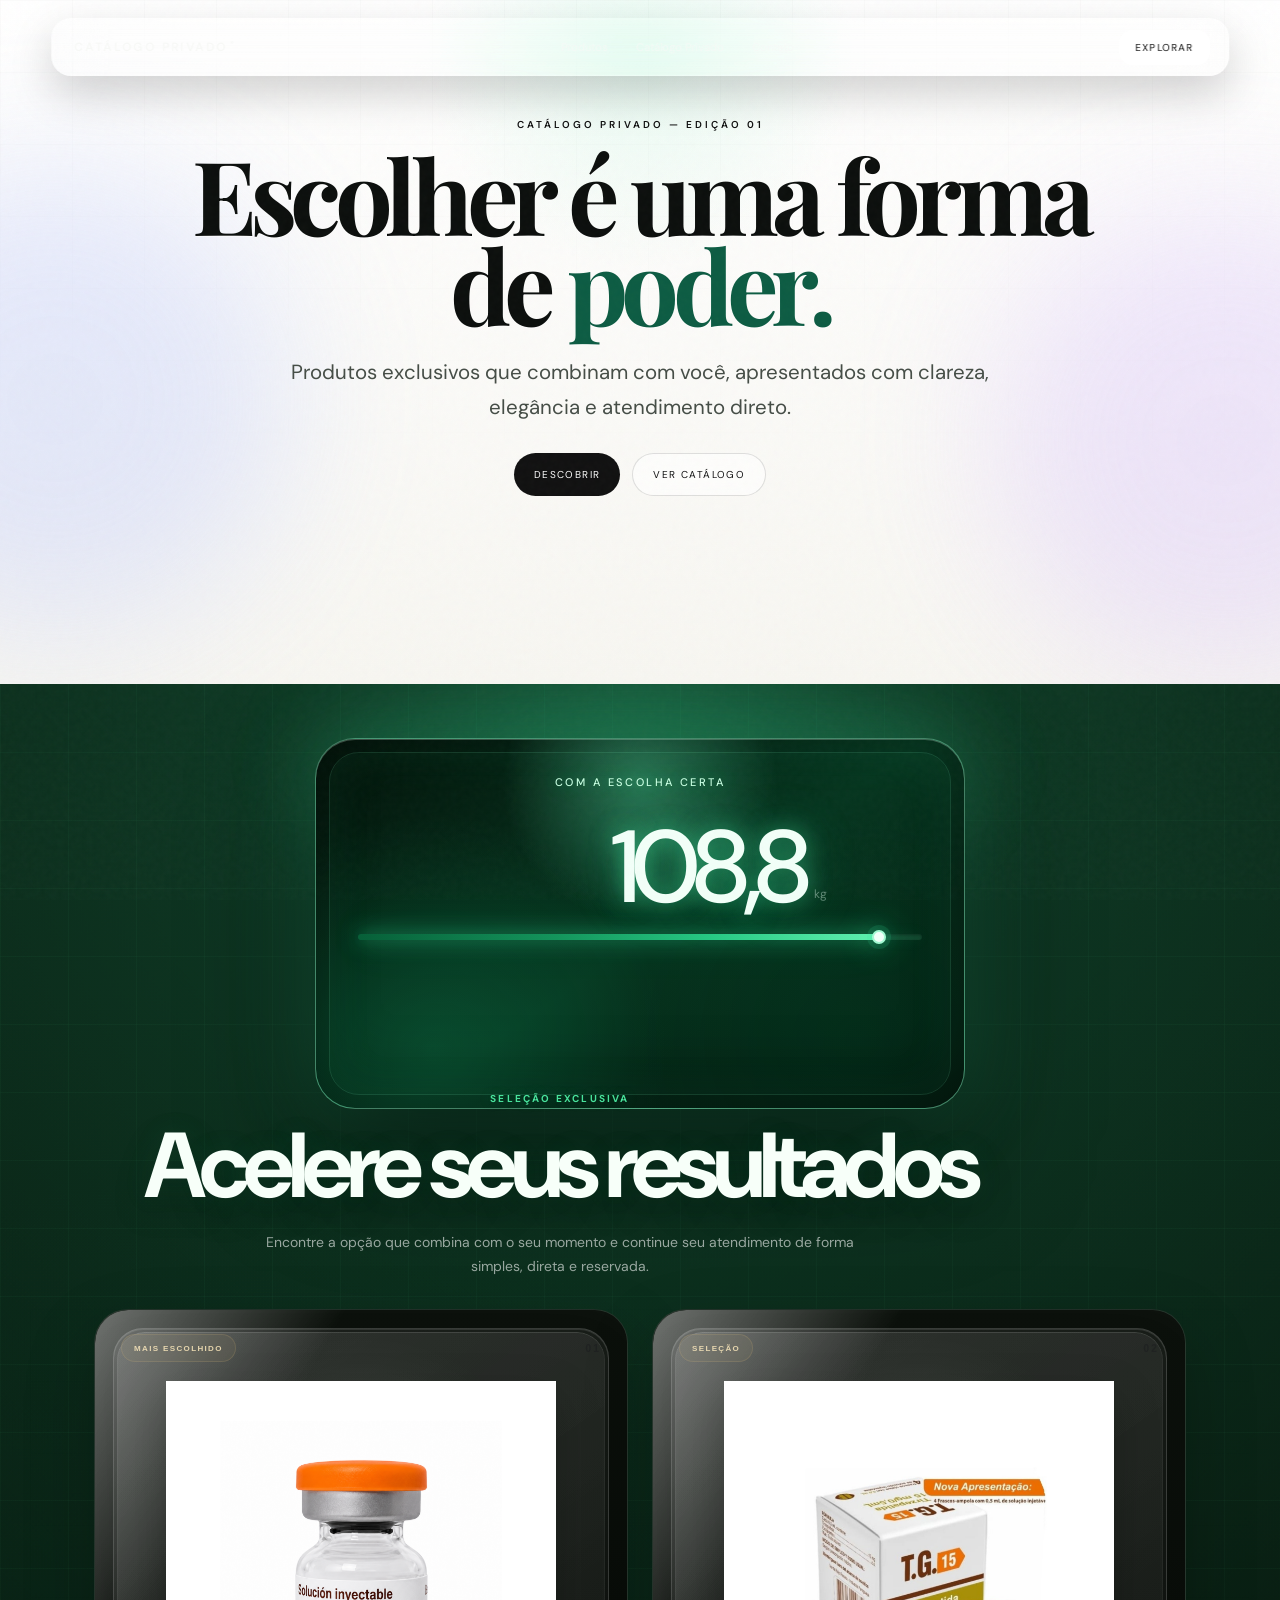
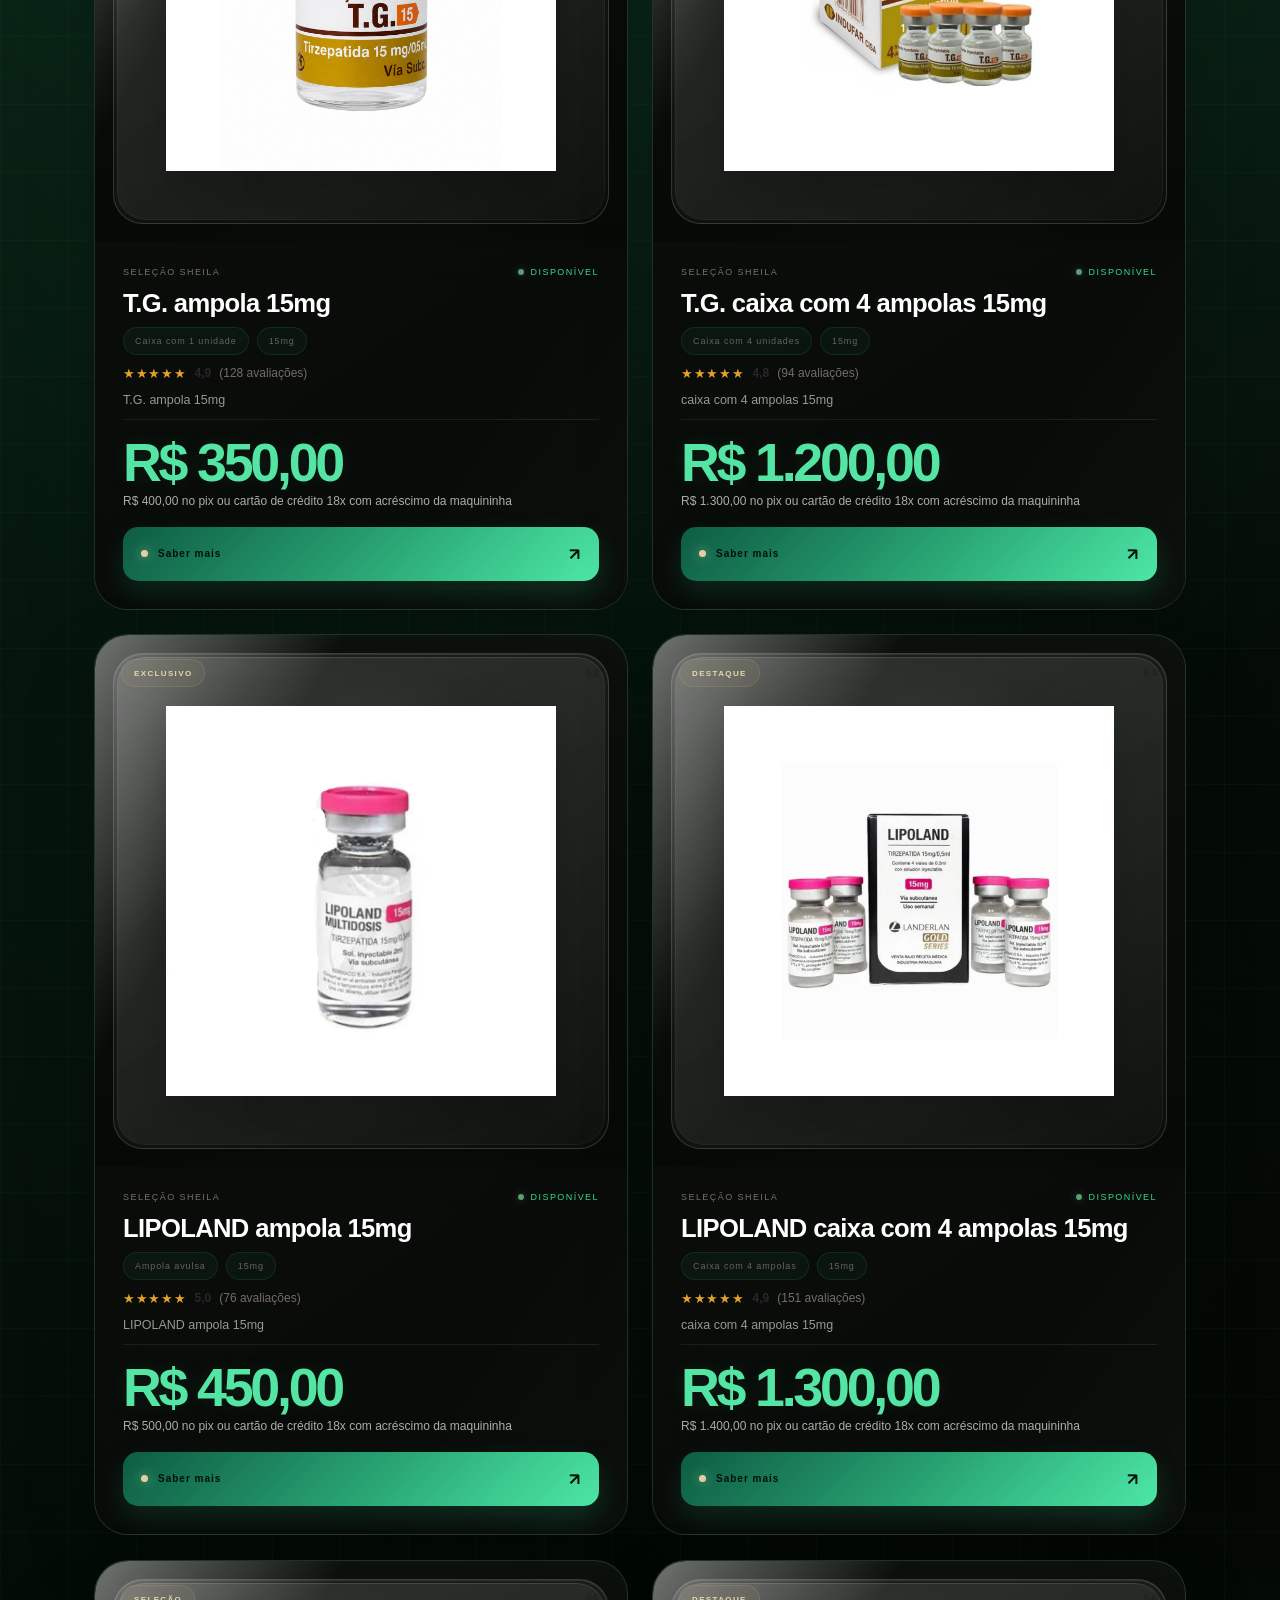
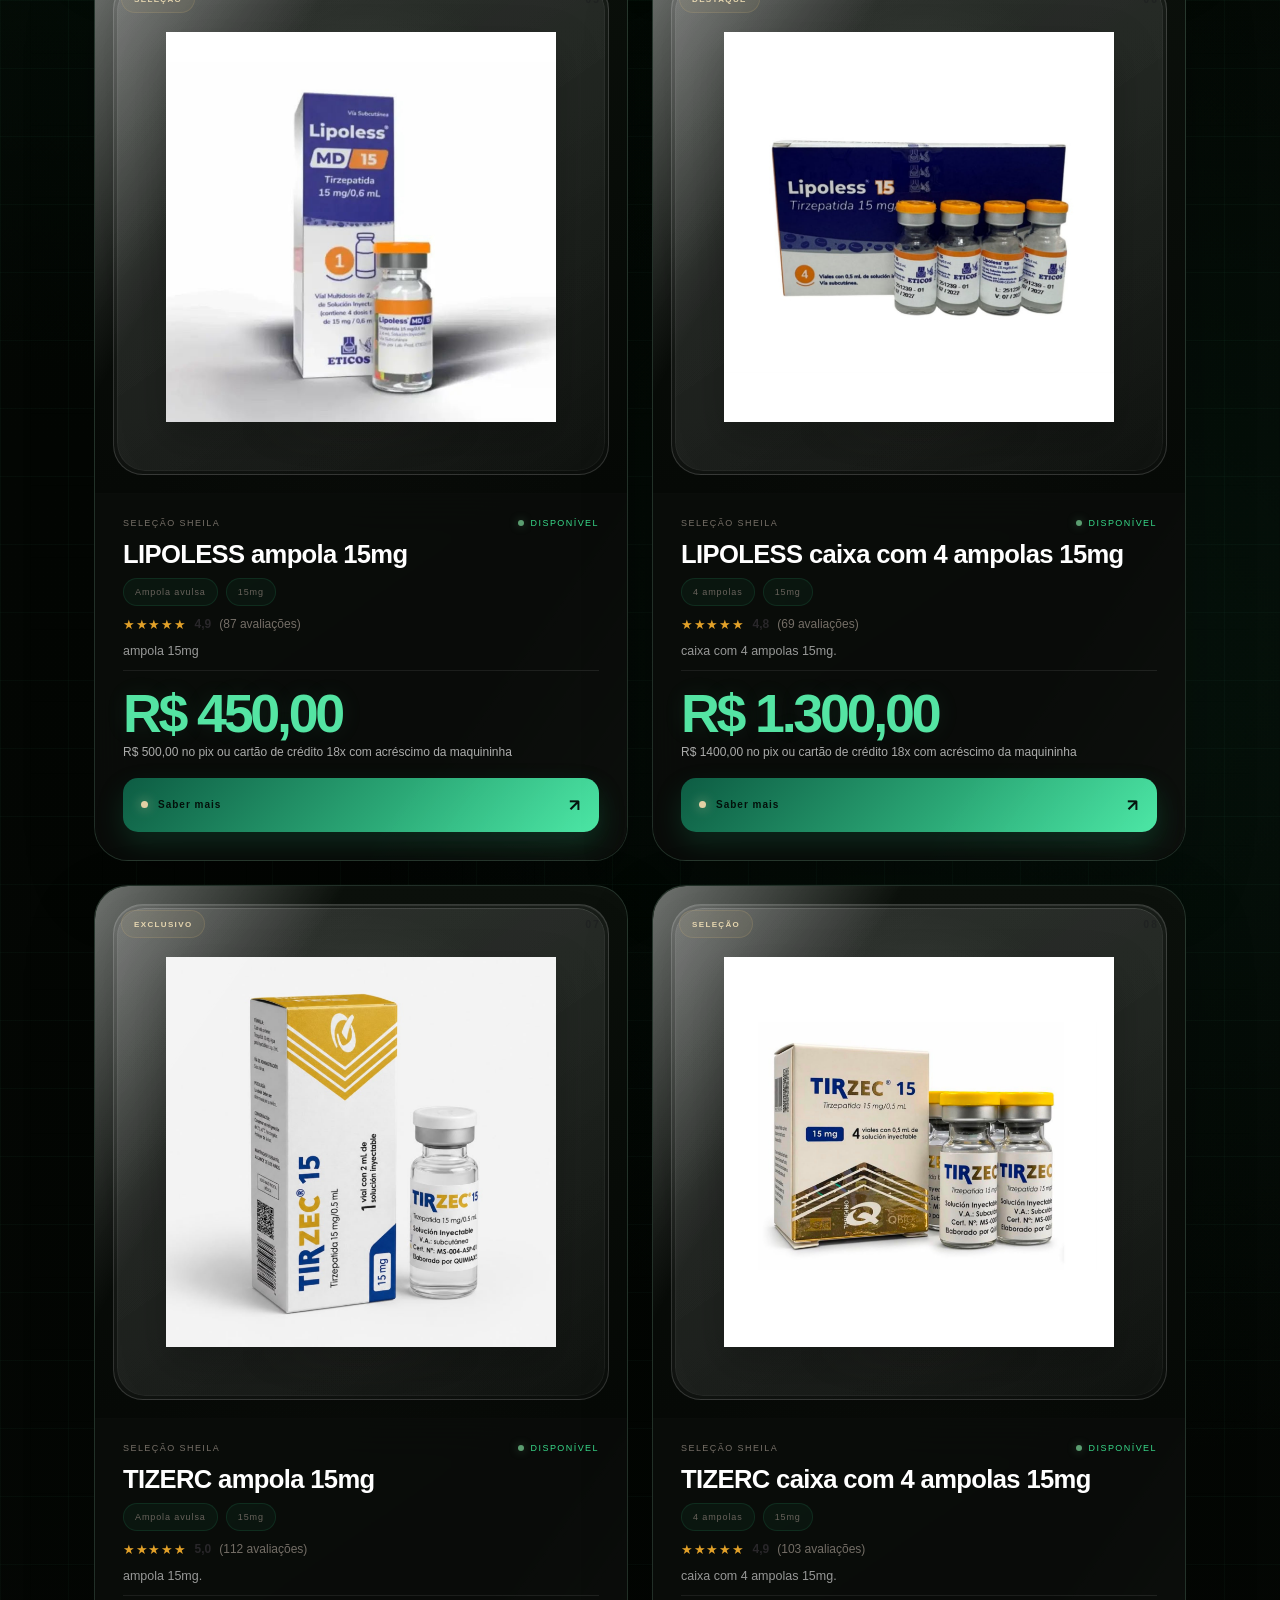
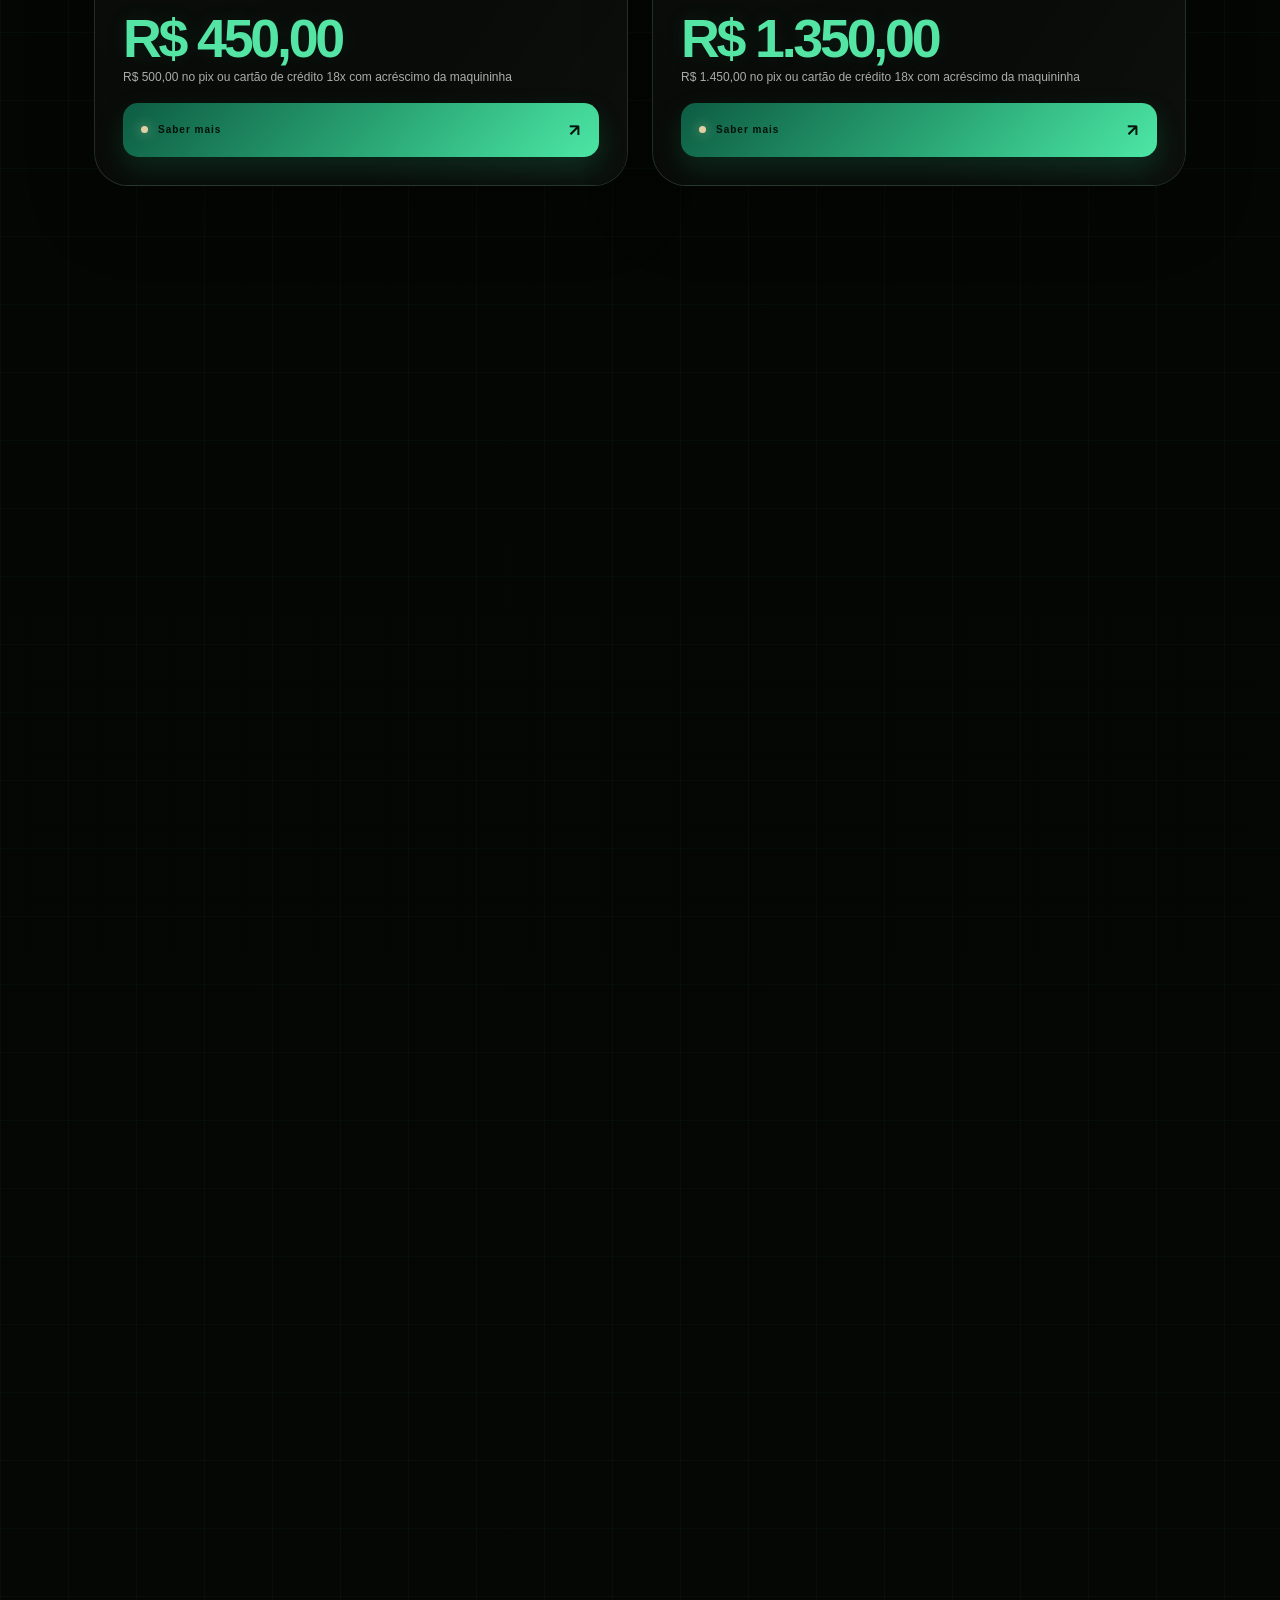
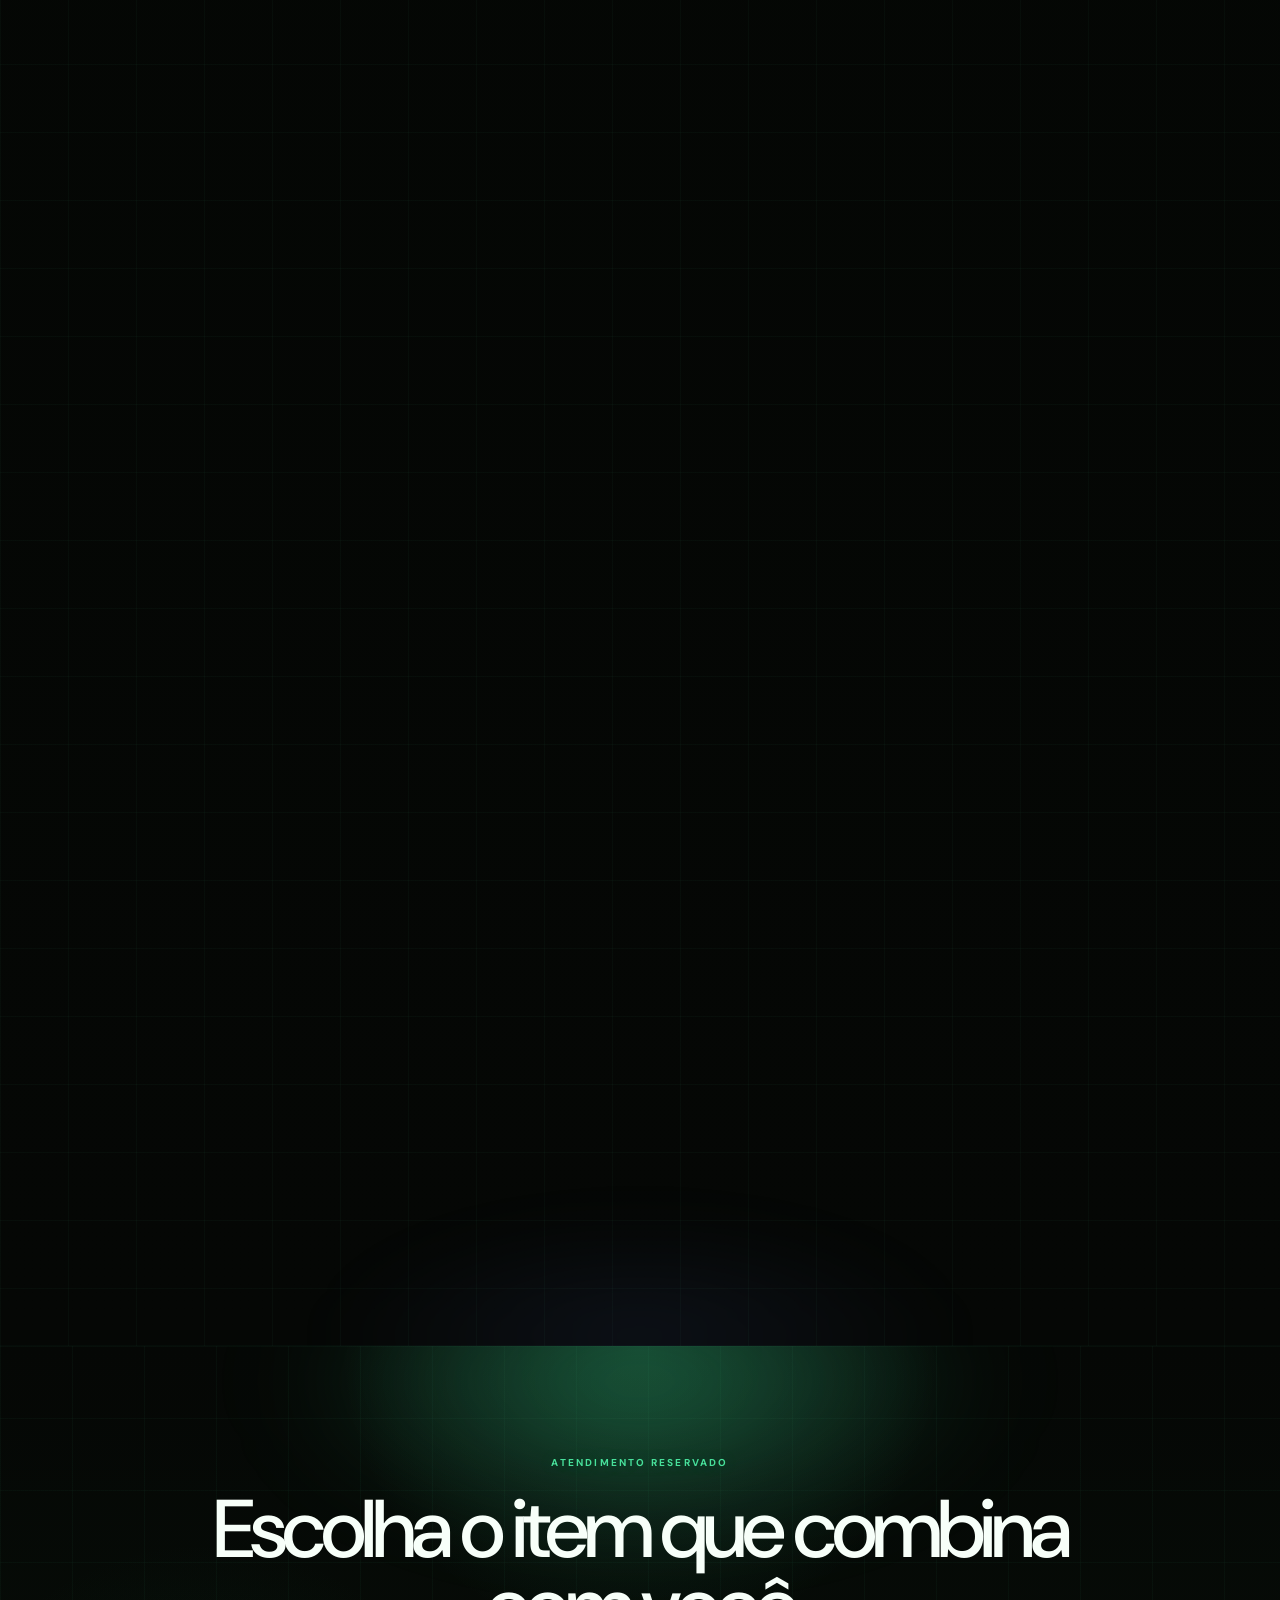
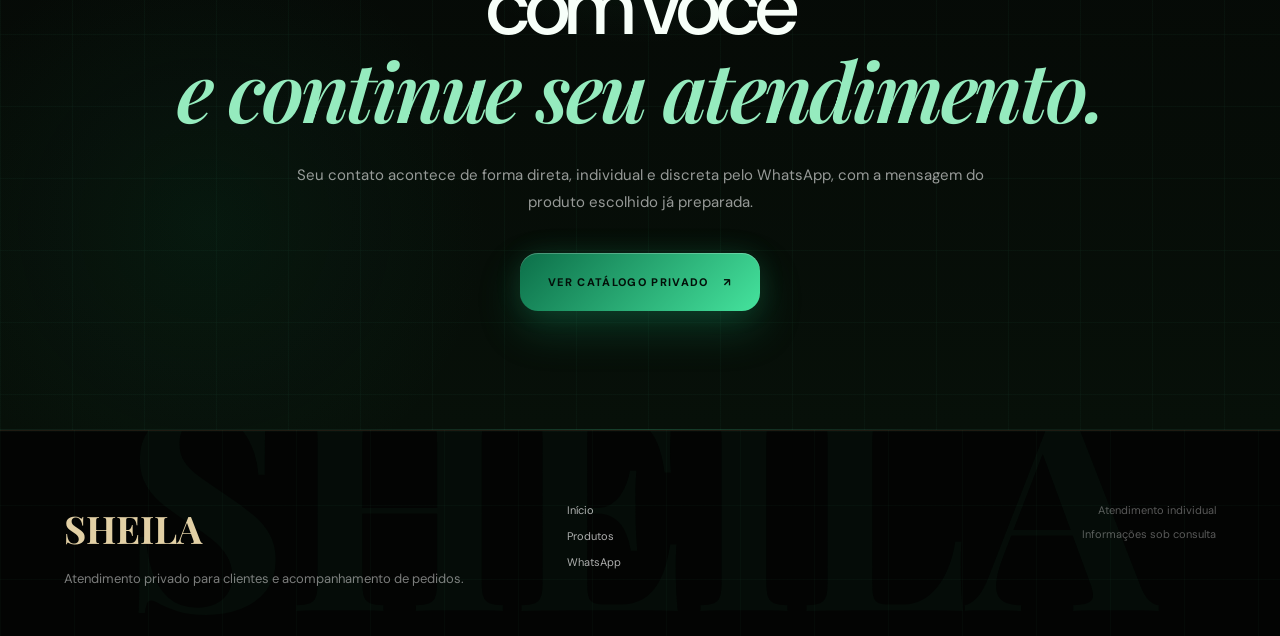
<file: index.html>
<!doctype html>
<html lang="pt-BR">
<head>
  <meta charset="utf-8">
  <meta name="viewport" content="width=device-width,initial-scale=1">
  <meta http-equiv="Cache-Control" content="no-cache, no-store, must-revalidate">
  <meta http-equiv="Pragma" content="no-cache">
  <meta http-equiv="Expires" content="0">
  <meta name="theme-color" content="#0a0a0c">
  <meta name="description" content="Catálogo premium com produtos e animações orientadas pela rolagem.">
  <title>Catálogo — Catálogo Premium</title>
  <link rel="preconnect" href="https://fonts.googleapis.com">
  <link rel="preconnect" href="https://fonts.gstatic.com" crossorigin>
  <link href="https://fonts.googleapis.com/css2?family=DM+Sans:wght@400;500;600&family=Playfair+Display:ital,wght@0,600;1,600&display=swap" rel="stylesheet">
  <link rel="stylesheet" href="style.css?v=34.0.0">
</head>
<body>
  <div class="noise" aria-hidden="true"></div>
  <div class="progress" aria-hidden="true"><span id="progressBar"></span></div>

  <header class="glass-nav">
    <a class="brand" href="#inicio">CATÁLOGO PRIVADO<span>®</span></a>
    <nav class="desktop-nav" aria-label="Navegação principal">
      <a href="#produtos">Produtos</a>
      <a href="#produtos">Catálogo Privado</a>
      <a href="#final">Contato</a>
    </nav>
    <a class="nav-cta" href="#produtos">Explorar</a>
  </header>

  <main>
    <section class="hero" id="inicio">
      <div class="hero-grid" aria-hidden="true"></div>
      <div class="hero-aura aura-left" aria-hidden="true"></div>
      <div class="hero-aura aura-right" aria-hidden="true"></div>

      <div class="hero-copy">
        <p class="eyebrow">CATÁLOGO PRIVADO — EDIÇÃO 01</p>
        <h1>Escolher é uma forma de <span>poder.</span></h1>
        <p class="hero-sub">Produtos exclusivos que combinam com você, apresentados com clareza, elegância e atendimento direto.</p>
        <div class="hero-actions">
          <a class="button button-dark" href="#produtos">Descobrir</a>
          <a class="button button-light" href="#produtos">Ver catálogo</a>
        </div>
      </div>
    </section>

    <section class="products-zone" id="produtos">
<div class="scale-section" aria-label="Balança digital ilustrativa">
      <div class="scale-section-glow" aria-hidden="true"></div>

      <div class="scale-stage">
        <div class="scale-shadow" aria-hidden="true"></div>

        <div class="scale">
          <div class="scale-copy">com a escolha certa</div>

          <div class="weight-line">
            <span id="weightNumber" class="weight-number">112,8</span>
            <span class="weight-unit">kg</span>
          </div>

          <div class="weight-progress" aria-hidden="true">
            <span id="weightFill"></span>
            <i id="weightMarker"></i>
          </div>
        </div>
      </div>
    </div>

<div class="catalog-intro">
      <span class="section-kicker">SELEÇÃO EXCLUSIVA</span>
      <h2>Acelere seus resultados</h2>
      <p>Encontre a opção que combina com o seu momento e continue seu atendimento de forma simples, direta e reservada.</p>
    </div>

    <div id="productList" class="product-list"></div>
    </section>
  </main>

  <script src="products.js?v=34.0.0"></script>
  <script src="script.js?v=34.0.0"></script>

  <section class="private-cta-section">
    <div class="private-cta-glow" aria-hidden="true"></div>

    <div class="private-cta-inner">
      <span class="private-cta-kicker">ATENDIMENTO RESERVADO</span>

      <h2>Escolha o item que combina com você<br><em>e continue seu atendimento.</em></h2>

      <p>Seu contato acontece de forma direta, individual e discreta pelo WhatsApp, com a mensagem do produto escolhido já preparada.</p>

      <a href="#produtos" class="private-cta-button">
        <span>Ver catálogo privado</span>
        <i aria-hidden="true">↗</i>
      </a>
    </div>
  </section>

<footer class="site-footer">
<div class="footer-watermark">SHEILA</div>
<div class="footer-inner">
<div class="footer-brand">
        <strong>SHEILA</strong>
        <p>Atendimento privado para clientes e acompanhamento de pedidos.</p>
      </div>
<div class="footer-links"><a href="#inicio">Início</a><a href="#produtos">Produtos</a><a href="#" data-general-whatsapp>WhatsApp</a></div>
<div class="footer-note"><span>Atendimento individual</span><span>Informações sob consulta</span></div>
</div>
</footer>
</body>
</html>
</file>
<file: style.css>
:root{
  --bg:#070708;
  --text:#f5f2ec;
  --muted:#99958f;
  --line:rgba(255,255,255,.08);
  --radius:36px;
}
*{box-sizing:border-box}
html{scroll-behavior:smooth;text-rendering:optimizeLegibility;-webkit-font-smoothing:antialiased}
body{margin:0;background:var(--bg);color:var(--text);font-family:"DM Sans",sans-serif;overflow-x:hidden}
a{color:inherit}
.noise{position:fixed;inset:0;z-index:80;pointer-events:none;opacity:.035;background-image:url("data:image/svg+xml,%3Csvg viewBox='0 0 180 180' xmlns='http://www.w3.org/2000/svg'%3E%3Cfilter id='n'%3E%3CfeTurbulence type='fractalNoise' baseFrequency='.84' numOctaves='4' stitchTiles='stitch'/%3E%3C/filter%3E%3Crect width='100%25' height='100%25' filter='url(%23n)' opacity='.75'/%3E%3C/svg%3E")}
.progress{position:fixed;top:0;left:0;right:0;height:2px;z-index:100;background:rgba(255,255,255,.08)}
.progress span{display:block;width:0;height:100%;background:#fff}
.glass-nav{position:fixed;top:18px;left:50%;transform:translateX(-50%);z-index:90;width:min(92%,1180px);height:58px;padding:0 18px 0 22px;display:flex;align-items:center;justify-content:space-between;border:1px solid rgba(255,255,255,.17);border-radius:20px;background:linear-gradient(180deg,rgba(255,255,255,.15),rgba(255,255,255,.055));backdrop-filter:blur(24px) saturate(150%);-webkit-backdrop-filter:blur(24px) saturate(150%);box-shadow:0 18px 44px rgba(0,0,0,.18),inset 0 1px 0 rgba(255,255,255,.18)}
.brand{text-decoration:none;font-size:12px;font-weight:600;letter-spacing:.2em}.brand span{font-size:7px;vertical-align:top;margin-left:3px}
.desktop-nav{display:flex;gap:28px}.desktop-nav a{text-decoration:none;font-size:11px;opacity:.72}
.nav-cta{text-decoration:none;padding:11px 16px;border-radius:14px;background:#fff;color:#111;font-size:10px;letter-spacing:.12em;text-transform:uppercase}
.hero{min-height:100vh;position:relative;overflow:hidden;padding:118px 5vw 36px;color:#111;background:radial-gradient(circle at 50% 7%,#fff 0,#f8f6f0 38%,#e5e2da 76%,#d4d0c6 100%)}
.hero-grid{position:absolute;inset:0;background-image:linear-gradient(rgba(0,0,0,.028) 1px,transparent 1px),linear-gradient(90deg,rgba(0,0,0,.028) 1px,transparent 1px);background-size:72px 72px;mask-image:linear-gradient(to bottom,rgba(0,0,0,.55),transparent 74%)}
.hero-aura{position:absolute;width:470px;height:470px;border-radius:50%;filter:blur(72px);opacity:.24}.aura-left{left:-180px;top:24%;background:#9fb1ff}.aura-right{right:-180px;top:30%;background:#c7a6ff}
.hero-copy{position:relative;z-index:3;text-align:center;display:flex;flex-direction:column;align-items:center}
.eyebrow{font-size:10px;letter-spacing:.3em;font-weight:600;margin:0 0 18px}.eyebrow.light{color:#8e8e95}
.hero h1,.section-heading h2,.premium-banner h2{font-family:"Playfair Display",serif;font-size:clamp(48px,7vw,108px);line-height:.92;letter-spacing:-.058em;margin:0}.hero h1 em,.section-heading h2 em{font-weight:600}
.hero-sub{max-width:590px;margin:25px 0 0;color:#59564f;line-height:1.7;font-size:14px}
.hero-actions{display:flex;gap:12px;margin-top:28px}
.button{display:inline-flex;align-items:center;justify-content:center;padding:14px 20px;border-radius:999px;text-decoration:none;font-size:10px;letter-spacing:.14em;text-transform:uppercase}.button-dark{background:#111;color:#fff}.button-light{background:rgba(255,255,255,.6);color:#111;border:1px solid rgba(0,0,0,.12);backdrop-filter:blur(12px)}
.scale-stage{position:relative;z-index:4;width:min(88vw,820px);height:285px;margin:18px auto 0}
.scale-shadow{position:absolute;left:50%;bottom:8px;width:62%;height:58px;transform:translateX(-50%);border-radius:50%;background:radial-gradient(ellipse,rgba(39,43,83,.25),transparent 70%);filter:blur(18px)}
.scale{position:absolute;left:50%;bottom:30px;width:min(70%,600px);aspect-ratio:1.75;transform:translateX(-50%);padding:28px 34px 26px;border-radius:32px;color:#fff;background:radial-gradient(circle at 50% 16%,rgba(100,121,255,.46),transparent 34%),linear-gradient(145deg,#080a14,#151a2c 58%,#090b12);border:1px solid rgba(255,255,255,.16);box-shadow:0 32px 72px rgba(38,42,87,.26),inset 0 1px 0 rgba(255,255,255,.18),inset 0 -22px 48px rgba(0,0,0,.22)}
.scale:before{content:"";position:absolute;inset:10px;border-radius:24px;border:1px solid rgba(255,255,255,.06)}
.scale-copy{position:relative;z-index:2;text-align:center;font-size:11px;font-weight:500;letter-spacing:.22em;text-transform:uppercase;color:rgba(255,255,255,.82)}
.weight-line{position:relative;z-index:2;display:flex;justify-content:center;align-items:flex-end;margin:40px 0 28px;line-height:.75;font-variant-numeric:tabular-nums}
.weight-number{min-width:5.1ch;text-align:right;font-size:clamp(66px,8vw,112px);font-weight:500;letter-spacing:-.075em;text-shadow:0 0 32px rgba(123,143,255,.24)}
.weight-unit{margin:0 0 7px 10px;font-size:12px;opacity:.52}
.weight-progress{position:relative;z-index:2;height:6px;border-radius:999px;background:rgba(255,255,255,.11)}
.weight-progress span{display:block;width:0;height:100%;border-radius:inherit;background:linear-gradient(90deg,#89a0ff,#be84ff);box-shadow:0 0 18px rgba(117,139,255,.55)}
.weight-progress i{position:absolute;left:0;top:50%;width:14px;height:14px;border-radius:50%;transform:translate(-50%,-50%);background:#fff;box-shadow:0 0 0 4px rgba(255,255,255,.09),0 0 18px rgba(118,139,255,.62)}
.trust-strip{min-height:68px;display:flex;align-items:center;justify-content:center;gap:36px;padding:16px 5vw;background:#111;border-top:1px solid var(--line);border-bottom:1px solid var(--line);overflow:auto hidden;scrollbar-width:none}.trust-strip::-webkit-scrollbar{display:none}.trust-strip span{flex:0 0 auto;font-size:9px;letter-spacing:.22em;color:rgba(255,255,255,.52)}
.experience{padding:82px 5vw 64px;background:radial-gradient(circle at 50% 0,rgba(96,106,185,.12),transparent 29%),#070708}
.section-heading{position:relative;z-index:2;max-width:980px;margin:0 auto;text-align:center;display:flex;flex-direction:column;align-items:center}.section-heading h2{font-size:clamp(48px,6.8vw,96px)}.section-heading>p:last-child{max-width:570px;margin:24px 0 0;color:var(--muted);line-height:1.75}
.feature-grid{max-width:1180px;margin:46px auto 0;display:grid;grid-template-columns:1.4fr 1fr;gap:18px}
.feature-card{min-height:330px;position:relative;overflow:hidden;padding:34px;border:1px solid rgba(255,255,255,.09);border-radius:34px;background:linear-gradient(145deg,rgba(255,255,255,.03),rgba(255,255,255,.008)),#0b0b0d;box-shadow:0 28px 80px rgba(0,0,0,.28),inset 0 1px 0 rgba(255,255,255,.04)}.feature-large{grid-row:span 2;min-height:678px}.card-number{font-size:9px;letter-spacing:.22em;color:#67676d}.feature-card h3{font-family:"Playfair Display",serif;font-size:44px;letter-spacing:-.04em;margin:18px 0 12px}.feature-card p{max-width:420px;color:#8f8f95;line-height:1.65}
.feature-lines{position:absolute;left:9%;right:9%;bottom:8%;height:50%;border-radius:26px;background:linear-gradient(135deg,rgba(95,125,255,.14),rgba(255,255,255,.02));overflow:hidden}.feature-lines:before,.feature-lines:after{content:"";position:absolute;left:-20%;right:-20%;bottom:23%;height:2px;background:linear-gradient(90deg,transparent,#7986ff,transparent);box-shadow:0 28px 0 rgba(121,134,255,.45),0 56px 0 rgba(121,134,255,.22);transform:rotate(-8deg)}.feature-lines:after{bottom:48%;transform:rotate(7deg);opacity:.55}
.feature-orb{position:absolute;width:250px;height:250px;border-radius:50%;right:-42px;bottom:-52px;background:radial-gradient(circle at 35% 30%,#dcdfff,#6c72c7 34%,#23243a 68%,#0b0b0c 100%);box-shadow:inset -28px -22px 45px rgba(0,0,0,.6),0 40px 70px rgba(71,77,180,.18)}
.feature-pack{position:absolute;left:50%;bottom:24px;width:145px;height:205px;transform:translateX(-50%) rotate(-8deg);border-radius:18px;background:linear-gradient(145deg,#f3f0e8,#bfc6bc);box-shadow:0 40px 60px rgba(0,0,0,.45)}
.premium-banner{max-width:1180px;min-height:500px;margin:0 auto 68px;padding:58px;position:relative;overflow:hidden;border:1px solid rgba(255,255,255,.09);border-radius:40px;background:radial-gradient(circle at 78% 30%,rgba(94,100,255,.34),transparent 30%),linear-gradient(145deg,#11121b,#08080b 68%);box-shadow:0 34px 100px rgba(0,0,0,.32)}.premium-banner>div:first-child{position:relative;z-index:3;max-width:760px}.premium-banner h2{font-size:clamp(46px,5vw,80px)}.premium-banner p:last-child{max-width:530px;color:#92929a;line-height:1.7}
.banner-glass{position:absolute;border-radius:38px;transform:rotate(18deg);border:1px solid rgba(255,255,255,.15);backdrop-filter:blur(16px)}.glass-one{width:300px;height:420px;right:6%;top:18%;background:linear-gradient(145deg,rgba(255,255,255,.16),rgba(255,255,255,.03))}.glass-two{width:220px;height:300px;right:18%;top:8%;background:linear-gradient(145deg,rgba(121,134,255,.25),rgba(255,255,255,.02))}
.catalog-intro{padding:72px 5vw 28px;background:#f3f1eb;color:#111}.dark-text>p:last-child{color:#66615b}.dark-text h2{font-size:clamp(48px,6vw,88px)}
.product-list{background:#f3f1eb;padding-bottom:36px}
.product{min-height:185vh;padding:0 5vw 22px;position:relative}.product-panel{position:sticky;top:84px;max-width:1180px;min-height:calc(100vh - 104px);margin:0 auto;padding:34px 42px;display:grid;grid-template-rows:minmax(0,1fr) auto;border:1px solid rgba(0,0,0,.07);border-radius:40px;background:radial-gradient(circle at 50% 26%,rgba(255,255,255,.98),rgba(255,255,255,.62) 35%,rgba(231,228,220,.92) 75%),linear-gradient(145deg,#f8f6f0,#dedbd3);color:#111;box-shadow:0 35px 95px rgba(38,34,28,.16),inset 0 1px 0 rgba(255,255,255,.95);overflow:hidden}.product-panel:after{content:"";position:absolute;left:50%;bottom:25%;width:46%;height:12%;transform:translateX(-50%);border-radius:50%;background:radial-gradient(ellipse,rgba(58,51,42,.15),transparent 68%);filter:blur(24px)}
.product-visual{position:relative;display:grid;place-items:center;height:58vh;min-height:400px;perspective:1100px}.product-glow{position:absolute;width:min(44vw,520px);aspect-ratio:1;border-radius:50%;filter:blur(25px);opacity:.4}.accent-green{background:radial-gradient(circle,rgba(93,142,106,.24),transparent 64%)}.accent-violet{background:radial-gradient(circle,rgba(97,73,157,.26),transparent 64%)}.accent-gold{background:radial-gradient(circle,rgba(197,157,62,.22),transparent 64%)}.accent-cyan{background:radial-gradient(circle,rgba(48,130,148,.24),transparent 64%)}
.product-ring{position:absolute;width:min(38vw,490px);aspect-ratio:1;border-radius:50%;border:1px solid rgba(0,0,0,.055);box-shadow:inset 0 0 50px rgba(255,255,255,.9),0 0 0 32px rgba(255,255,255,.12),0 0 0 64px rgba(255,255,255,.07);transform:rotateX(70deg)}
.product-image-wrap{position:relative;z-index:2;width:min(66%,500px);height:min(78%,500px);display:grid;place-items:center;transform-style:preserve-3d}.product-image{max-width:100%;max-height:100%;object-fit:contain;filter:drop-shadow(0 38px 34px rgba(0,0,0,.22))}.placeholder{width:250px;height:340px;padding:26px;display:flex;flex-direction:column;justify-content:flex-end;border-radius:24px;background:linear-gradient(145deg,#fff,#c7cec7);box-shadow:0 42px 64px rgba(58,51,42,.18);transform:rotateY(-14deg)}.placeholder strong{font-family:"Playfair Display",serif;font-size:48px;line-height:.86}.placeholder span{font-size:9px;letter-spacing:.16em;margin-top:12px}
.product-info{position:relative;z-index:3;width:min(100%,760px);margin:0 auto;padding:10px 0 6px}.product-index,.product-category{font-size:9px;letter-spacing:.21em;color:#777169}.product-title{font-family:"Playfair Display",serif;font-size:clamp(34px,4.7vw,62px);line-height:.92;letter-spacing:-.045em;margin:10px 0 12px}.rating-row{display:flex;align-items:center;gap:10px;margin-bottom:14px}.stars{color:#efa400;letter-spacing:.08em}.rating,.reviews{font-size:12px}.reviews{color:#777169}.price-row{display:flex;align-items:flex-end;gap:13px;flex-wrap:wrap}.price{font-family:"Playfair Display",serif;font-size:clamp(34px,4.2vw,54px);letter-spacing:-.045em}.old-price{font-size:14px;color:#9a958d;text-decoration:line-through;margin-bottom:7px}.installment{margin:7px 0 12px;color:#6f6961;font-size:13px}.description{max-width:620px;color:#6f6961;line-height:1.65;font-size:14px}.chips{display:flex;gap:9px;flex-wrap:wrap;margin-top:16px}.chip{padding:9px 12px;border-radius:999px;border:1px solid rgba(0,0,0,.08);background:rgba(255,255,255,.45);font-size:9px;letter-spacing:.12em;color:#6d675f}
.final{min-height:78vh;position:relative;display:grid;place-items:center;padding:86px 5vw;background:radial-gradient(circle at 50% 20%,rgba(87,99,175,.11),transparent 28%),#080808;overflow:hidden}.final-glow{position:absolute;width:720px;height:720px;border-radius:50%;background:radial-gradient(circle,rgba(255,255,255,.10),transparent 64%);filter:blur(30px)}.final-button{margin-top:28px}
:focus-visible{outline:2px solid #8aa0ff;outline-offset:4px}
@media(max-width:900px){.desktop-nav{display:none}.glass-nav{width:calc(100% - 24px)}.hero{min-height:94vh;padding:100px 22px 22px}.hero h1{font-size:47px}.hero-sub{max-width:340px}.scale-stage{height:225px}.scale{width:94%;bottom:18px;padding:21px 22px}.weight-line{margin:28px 0 22px}.weight-number{font-size:58px}.trust-strip{justify-content:flex-start;gap:24px;padding-inline:22px}.experience{padding:60px 20px 48px}.feature-grid{grid-template-columns:1fr;margin-top:38px}.feature-large{grid-row:auto;min-height:500px}.feature-card{min-height:290px}.premium-banner{margin:0 16px 46px;padding:34px 26px;min-height:450px;border-radius:28px}.banner-glass{opacity:.58}.catalog-intro{padding:56px 22px 24px}.product{min-height:165vh;padding:0 12px 18px}.product-panel{top:76px;min-height:calc(100vh - 90px);padding:20px;grid-template-rows:47vh auto;border-radius:28px}.product-visual{height:47vh;min-height:0}.product-image-wrap{width:min(74%,340px);height:min(82%,340px)}.placeholder{width:170px;height:235px;padding:18px}.placeholder strong{font-size:34px}.product-title{font-size:36px}.price{font-size:38px}.description{font-size:13px}}
@media(prefers-reduced-motion:reduce){html{scroll-behavior:auto}*,*:before,*:after{animation-duration:.01ms!important;animation-iteration-count:1!important;transition-duration:.01ms!important}}


/* ==========================================================
   V13 — CATÁLOGO PREMIUM EDITÁVEL
   ========================================================== */

.catalog-intro{
  padding-bottom:42px;
  background:
    radial-gradient(circle at 50% 0,rgba(113,127,255,.10),transparent 28%),
    #f1efe9;
}

.product-list{
  position:relative;
  display:grid;
  grid-template-columns:repeat(2,minmax(0,1fr));
  gap:24px;
  max-width:1220px;
  margin:0 auto;
  padding:0 5vw 110px;
  background:#f1efe9;
}

.product-list::before{
  content:"";
  position:absolute;
  inset:0;
  pointer-events:none;
  background:
    linear-gradient(rgba(30,31,37,.035) 1px,transparent 1px),
    linear-gradient(90deg,rgba(30,31,37,.035) 1px,transparent 1px);
  background-size:72px 72px;
  mask-image:linear-gradient(to bottom,rgba(0,0,0,.36),transparent 82%);
}

.catalog-card{
  --tilt-x:0deg;
  --tilt-y:0deg;
  --light-x:50%;
  --light-y:30%;
  position:relative;
  min-width:0;
  border:1px solid rgba(24,24,29,.08);
  border-radius:34px;
  overflow:hidden;
  background:
    radial-gradient(circle at var(--light-x) var(--light-y),rgba(255,255,255,.95),transparent 30%),
    linear-gradient(145deg,#fbfaf7,#e4e1d9);
  color:#121216;
  box-shadow:
    0 34px 84px rgba(42,39,33,.11),
    inset 0 1px 0 rgba(255,255,255,.95);
  opacity:0;
  transform:
    perspective(1200px)
    rotateY(var(--tilt-x))
    rotateX(var(--tilt-y))
    translateY(36px);
  transition:
    opacity .75s ease,
    transform .75s cubic-bezier(.2,.8,.2,1),
    box-shadow .35s ease,
    border-color .35s ease;
  isolation:isolate;
}

.catalog-card.is-visible{
  opacity:1;
  transform:
    perspective(1200px)
    rotateY(var(--tilt-x))
    rotateX(var(--tilt-y))
    translateY(0);
}

.catalog-card::after{
  content:"";
  position:absolute;
  inset:0;
  z-index:5;
  pointer-events:none;
  border-radius:inherit;
  background:linear-gradient(125deg,rgba(255,255,255,.42),transparent 22%,transparent 76%,rgba(255,255,255,.18));
  mix-blend-mode:soft-light;
}

@media(hover:hover){
  .catalog-card:hover{
    border-color:rgba(72,80,147,.18);
    box-shadow:
      0 44px 110px rgba(42,39,33,.18),
      inset 0 1px 0 rgba(255,255,255,.98);
  }
}

.catalog-card-media{
  position:relative;
  min-height:420px;
  display:grid;
  place-items:center;
  overflow:hidden;
  background:
    linear-gradient(180deg,rgba(255,255,255,.56),rgba(255,255,255,.15)),
    rgba(255,255,255,.28);
}

.catalog-card-media::before{
  content:"";
  position:absolute;
  inset:16px;
  border:1px solid rgba(255,255,255,.72);
  border-radius:24px;
  pointer-events:none;
}

.catalog-card-topline{
  position:absolute;
  top:26px;
  left:28px;
  right:28px;
  z-index:4;
  display:flex;
  align-items:center;
  justify-content:space-between;
}

.catalog-badge{
  display:inline-flex;
  align-items:center;
  min-height:28px;
  padding:0 12px;
  border:1px solid rgba(20,20,26,.08);
  border-radius:999px;
  background:rgba(255,255,255,.62);
  backdrop-filter:blur(14px);
  color:#5f5a54;
  font-size:8px;
  font-weight:600;
  letter-spacing:.17em;
}

.catalog-position{
  color:rgba(23,23,28,.36);
  font-size:10px;
  font-weight:600;
  letter-spacing:.22em;
}

.catalog-card-aura{
  position:absolute;
  width:390px;
  height:390px;
  border-radius:50%;
  filter:blur(30px);
  opacity:.42;
}

.accent-blue{background:radial-gradient(circle,rgba(84,112,255,.36),transparent 65%)}
.accent-violet{background:radial-gradient(circle,rgba(137,84,225,.32),transparent 65%)}
.accent-gold{background:radial-gradient(circle,rgba(214,168,62,.30),transparent 65%)}
.accent-cyan{background:radial-gradient(circle,rgba(41,161,188,.30),transparent 65%)}
.accent-rose{background:radial-gradient(circle,rgba(212,95,143,.28),transparent 65%)}
.accent-emerald{background:radial-gradient(circle,rgba(54,155,119,.28),transparent 65%)}

.catalog-product-image{
  position:relative;
  z-index:3;
  width:min(72%,420px);
  height:320px;
  display:grid;
  place-items:center;
  transition:transform .55s cubic-bezier(.2,.8,.2,1);
}

@media(hover:hover){
  .catalog-card:hover .catalog-product-image{
    transform:translateY(-8px) scale(1.025);
  }
}

.catalog-product-image img{
  max-width:100%;
  max-height:100%;
  object-fit:contain;
  filter:drop-shadow(0 34px 28px rgba(42,39,33,.23));
}

.catalog-placeholder{
  width:230px;
  min-height:270px;
  display:flex;
  flex-direction:column;
  align-items:center;
  justify-content:center;
  padding:28px;
  border:1px dashed rgba(31,31,37,.18);
  border-radius:26px;
  background:rgba(255,255,255,.42);
  text-align:center;
}

.catalog-placeholder strong{
  font-family:"Playfair Display",serif;
  font-size:32px;
  line-height:1;
  letter-spacing:-.035em;
}

.catalog-placeholder span{
  margin-top:22px;
  color:#7b756d;
  font-size:10px;
  letter-spacing:.13em;
  text-transform:uppercase;
}

.catalog-placeholder code{
  margin-top:8px;
  color:#55504a;
  font-size:10px;
}

.catalog-reflection{
  position:absolute;
  left:50%;
  bottom:42px;
  width:46%;
  height:48px;
  transform:translateX(-50%);
  border-radius:50%;
  background:radial-gradient(ellipse,rgba(42,39,33,.16),transparent 67%);
  filter:blur(14px);
}

.catalog-card-body{
  position:relative;
  z-index:3;
  padding:30px 32px 34px;
  border-top:1px solid rgba(28,28,34,.07);
  background:rgba(250,249,246,.80);
  backdrop-filter:blur(20px);
}

.catalog-meta-line{
  display:flex;
  align-items:center;
  justify-content:space-between;
  gap:16px;
  color:#777168;
  font-size:9px;
  letter-spacing:.16em;
  text-transform:uppercase;
}

.catalog-stock{
  display:inline-flex;
  align-items:center;
  gap:7px;
  color:#5c665e;
}

.catalog-stock i{
  width:6px;
  height:6px;
  border-radius:50%;
  background:#5b9d70;
  box-shadow:0 0 10px rgba(91,157,112,.48);
}

.catalog-card-body h3{
  margin:18px 0 12px;
  font-family:"Playfair Display",serif;
  font-size:clamp(34px,3.6vw,52px);
  line-height:.94;
  letter-spacing:-.045em;
}

.catalog-specs{
  display:flex;
  flex-wrap:wrap;
  gap:8px;
  margin-bottom:16px;
}

.catalog-specs span{
  padding:8px 11px;
  border:1px solid rgba(23,23,29,.08);
  border-radius:999px;
  background:rgba(255,255,255,.62);
  color:#69635c;
  font-size:9px;
  letter-spacing:.10em;
}

.catalog-rating{
  display:flex;
  align-items:center;
  gap:8px;
  margin-bottom:18px;
  color:#746e66;
  font-size:12px;
}

.catalog-rating .stars{
  color:#e2a129;
  font-size:13px;
  letter-spacing:.055em;
}

.catalog-rating strong{
  color:#29272a;
}

.catalog-description{
  min-height:48px;
  margin:0;
  color:#706a62;
  font-size:13px;
  line-height:1.65;
}

.catalog-price-block{
  display:flex;
  flex-direction:column;
  align-items:flex-start;
  margin-top:24px;
  padding-top:22px;
  border-top:1px solid rgba(23,23,29,.07);
}

.catalog-old-price{
  color:#9a948c;
  font-size:12px;
  text-decoration:line-through;
}

.catalog-price{
  margin-top:4px;
  font-family:"Playfair Display",serif;
  font-size:clamp(34px,4vw,50px);
  line-height:1;
  letter-spacing:-.045em;
}

.catalog-installment{
  margin-top:7px;
  color:#6f6961;
  font-size:12px;
}

.catalog-action{
  width:100%;
  min-height:50px;
  margin-top:24px;
  padding:0 18px;
  display:flex;
  align-items:center;
  justify-content:space-between;
  border:0;
  border-radius:16px;
  background:#111116;
  color:#fff;
  font:500 10px/1 "DM Sans",sans-serif;
  letter-spacing:.16em;
  text-transform:uppercase;
  cursor:pointer;
  transition:transform .25s ease,background .25s ease;
}

.catalog-action i{
  font-size:17px;
  font-style:normal;
  transition:transform .25s ease;
}

@media(hover:hover){
  .catalog-action:hover{
    transform:translateY(-2px);
    background:#22222a;
  }

  .catalog-action:hover i{
    transform:translate(3px,-3px);
  }
}

@media(max-width:880px){
  .product-list{
    grid-template-columns:1fr;
    gap:18px;
    padding:0 16px 74px;
  }

  .catalog-card{
    border-radius:28px;
  }

  .catalog-card-media{
    min-height:350px;
  }

  .catalog-product-image{
    height:260px;
  }

  .catalog-card-body{
    padding:26px 24px 28px;
  }

  .catalog-card-body h3{
    font-size:38px;
  }
}

@media(max-width:520px){
  .catalog-card-media{
    min-height:310px;
  }

  .catalog-product-image{
    width:82%;
    height:225px;
  }

  .catalog-placeholder{
    width:200px;
    min-height:220px;
  }

  .catalog-card-topline{
    top:20px;
    left:20px;
    right:20px;
  }

  .catalog-card-body{
    padding:24px 20px 24px;
  }
}


/* ==========================================================
   V14 — HERO + PARALLAX + CATÁLOGO
   ========================================================== */
.experience,.feature-strip,.banner-section,.trust-strip,.depth-transition,.finale{
  display:none!important;
}

.hero{
  min-height:94vh!important;
  padding-bottom:22px!important;
}

.hero-center{
  padding-top:7vh!important;
}

.simple-scale-stage{
  margin-top:6px!important;
  height:260px!important;
}

.simple-scale{
  bottom:22px!important;
}

.parallax-bridge{
  position:relative;
  height:210px;
  overflow:hidden;
  background:
    radial-gradient(circle at 50% 0,rgba(94,113,255,.18),transparent 42%),
    linear-gradient(180deg,#d9d5cb 0%,#111116 58%,#08080a 100%);
  border-top:1px solid rgba(255,255,255,.24);
  border-bottom:1px solid rgba(255,255,255,.05);
}

.parallax-line{
  position:absolute;
  left:5%;
  right:5%;
  top:54%;
  height:1px;
  background:linear-gradient(90deg,transparent,rgba(255,255,255,.26),transparent);
}

.parallax-word{
  position:absolute;
  z-index:2;
  font-family:"Playfair Display",serif;
  font-size:clamp(56px,10vw,142px);
  font-weight:600;
  letter-spacing:-.07em;
  color:rgba(255,255,255,.075);
  white-space:nowrap;
  will-change:transform;
}

.word-left{left:-3vw;top:18px}
.word-right{right:-4vw;bottom:-12px}

.parallax-orb{
  position:absolute;
  border-radius:50%;
  filter:blur(34px);
  will-change:transform;
}

.orb-one{
  width:230px;height:230px;left:10%;top:22px;
  background:rgba(98,116,255,.18);
}

.orb-two{
  width:190px;height:190px;right:14%;bottom:-28px;
  background:rgba(169,96,225,.15);
}

.catalog-intro{
  padding-top:68px!important;
  padding-bottom:34px!important;
  background:
    radial-gradient(circle at 50% 0,rgba(93,112,255,.12),transparent 30%),
    #f1efe9!important;
}

.product-list{
  padding-top:0!important;
  padding-bottom:90px!important;
}

.catalog-card{
  box-shadow:
    0 38px 100px rgba(39,35,29,.15),
    inset 0 1px 0 rgba(255,255,255,.98)!important;
}

.catalog-card-media{
  min-height:450px!important;
}

.catalog-card-media::after{
  content:"";
  position:absolute;
  inset:0;
  background:
    linear-gradient(120deg,rgba(255,255,255,.30),transparent 30%),
    radial-gradient(circle at 50% 115%,rgba(35,33,31,.10),transparent 34%);
  pointer-events:none;
}

.catalog-product-image{
  height:340px!important;
}

.catalog-card-body{
  padding:32px 34px 36px!important;
}

.catalog-card-body h3{
  font-size:clamp(38px,4vw,56px)!important;
}

.catalog-price{
  font-size:clamp(38px,4.4vw,54px)!important;
}

.catalog-action{
  min-height:54px!important;
  border-radius:18px!important;
}

.product-list::after{
  content:"";
  position:absolute;
  left:50%;
  bottom:0;
  width:680px;
  height:260px;
  transform:translateX(-50%);
  background:radial-gradient(ellipse,rgba(87,105,198,.10),transparent 68%);
  filter:blur(28px);
  pointer-events:none;
}

@media(max-width:880px){
  .hero{min-height:90vh!important}
  .parallax-bridge{height:150px}
  .parallax-word{font-size:54px}
  .catalog-intro{padding-top:54px!important}
  .catalog-card-media{min-height:360px!important}
  .catalog-product-image{height:270px!important}
}

:root{--g:#39d98a;--gd:#13945a}
.parallax-bridge,.experience,.feature-strip,.banner-section,.trust-strip,.depth-transition,.finale{display:none!important}
body{background:#060706;color:#f7f8f6}
.hero{min-height:100vh!important;background:linear-gradient(180deg,#fff 0%,#f2f4f1 66%,#090b09 66.2%,#060706 100%)!important;position:relative;overflow:hidden}
.hero-center{padding-top:12vh!important;position:relative;z-index:3}
.hero h1{color:#0a0c0a}.hero h1 span{color:var(--gd)}.hero-sub{color:#505650!important}
.simple-scale-stage{height:310px!important}.simple-scale{width:min(72%,620px)!important;bottom:-92px!important}
.simple-floor-shadow{bottom:-84px!important;background:radial-gradient(ellipse,rgba(57,217,138,.2),transparent 70%)!important}
.simple-scale-glass{border-color:rgba(57,217,138,.25)!important;background:radial-gradient(circle at 50% 14%,rgba(57,217,138,.25),transparent 36%),linear-gradient(145deg,#060806,#121612 58%,#070907)!important}
.simple-scale-glass .weight-track-fill{background:linear-gradient(90deg,var(--gd),var(--g))!important}.simple-scale-glass .weight-marker{box-shadow:0 0 20px rgba(57,217,138,.68)!important}
.brand-watermark{position:absolute;z-index:1;pointer-events:none;font-family:"Playfair Display",serif;font-size:clamp(90px,17vw,240px);font-weight:700;letter-spacing:-.07em;color:rgba(57,217,138,.045)}.hero-watermark{right:-4vw;top:18%}.catalog-watermark{position:fixed;left:-3vw;top:52%;color:rgba(57,217,138,.028)}
.catalog-intro{padding-top:130px!important;background:radial-gradient(circle at 50% 0,rgba(57,217,138,.1),transparent 30%),#070807!important;color:#fff!important}.catalog-intro h2{color:#fff!important}.catalog-intro .section-kicker{color:var(--g)!important}.catalog-intro p{color:rgba(255,255,255,.62)!important}
.product-list{background:#070807!important}.catalog-card{background:linear-gradient(145deg,#111411,#090b09)!important;color:#fff!important;border-color:rgba(57,217,138,.12)!important}.catalog-card-body{background:rgba(10,12,10,.88)!important}.catalog-card-body h3,.catalog-price{color:#fff!important}.catalog-price{color:var(--g)!important}.catalog-stock{color:var(--g)!important}
.catalog-action{text-decoration:none;background:linear-gradient(135deg,var(--gd),var(--g))!important;color:#041008!important;font-weight:700!important}
.site-footer{position:relative;overflow:hidden;padding:86px 5vw 38px;background:#030403;border-top:1px solid rgba(57,217,138,.13)}.footer-inner{position:relative;z-index:2;max-width:1220px;margin:auto;display:grid;grid-template-columns:1.3fr .7fr 1fr;gap:36px}.footer-brand strong{color:var(--g);font-family:"Playfair Display",serif;font-size:42px}.footer-links{display:flex;flex-direction:column;gap:12px}.footer-links a{color:rgba(255,255,255,.68);text-decoration:none}.footer-note{display:flex;flex-direction:column;align-items:flex-end;gap:10px;color:rgba(255,255,255,.34)}.footer-watermark{position:absolute;left:50%;bottom:-46px;transform:translateX(-50%);font-family:"Playfair Display",serif;font-size:clamp(110px,22vw,320px);font-weight:700;color:rgba(57,217,138,.035)}
@media(max-width:900px){.simple-scale{width:96%!important;bottom:-68px!important}.catalog-intro{padding-top:105px!important}.footer-inner{grid-template-columns:1fr}.footer-note{align-items:flex-start}}


/* ==========================================================
   V16 — LUXURY PALETTE / POSICIONAMENTO / SOM
   ========================================================== */
:root{
  --lux-black:#070907;
  --lux-ink:#111510;
  --lux-ivory:#f4f1e8;
  --lux-paper:#fbfaf6;
  --lux-emerald:#0f6b50;
  --lux-emerald-bright:#32c987;
  --lux-gold:#c6a86a;
  --lux-gold-soft:#e2d0a5;
}

/* remove watermarks from background */
.brand-watermark,
.hero-watermark,
.catalog-watermark{
  display:none!important;
}

/* carefully balanced luxury background */
.hero{
  min-height:100vh!important;
  overflow:hidden!important;
  background:
    linear-gradient(180deg,var(--lux-paper) 0%,var(--lux-ivory) 69%,var(--lux-black) 69.2%,var(--lux-black) 100%)!important;
}

.luxury-bg{
  position:absolute;
  inset:0;
  overflow:hidden;
  pointer-events:none;
}

.luxury-orb{
  position:absolute;
  border-radius:50%;
  filter:blur(76px);
  opacity:.42;
}

.luxury-orb-a{
  width:520px;
  height:520px;
  left:-160px;
  top:4%;
  background:radial-gradient(circle,rgba(15,107,80,.25),transparent 66%);
}

.luxury-orb-b{
  width:540px;
  height:540px;
  right:-190px;
  top:16%;
  background:radial-gradient(circle,rgba(198,168,106,.24),transparent 66%);
}

.luxury-lines{
  position:absolute;
  inset:0;
  background:
    linear-gradient(rgba(14,20,15,.026) 1px,transparent 1px),
    linear-gradient(90deg,rgba(14,20,15,.026) 1px,transparent 1px);
  background-size:76px 76px;
  mask-image:linear-gradient(to bottom,rgba(0,0,0,.72),transparent 72%);
}

.luxury-grain{
  position:absolute;
  inset:0;
  opacity:.22;
  background-image:
    radial-gradient(circle at 20% 30%,rgba(0,0,0,.10) 0 1px,transparent 1.4px),
    radial-gradient(circle at 70% 60%,rgba(255,255,255,.30) 0 1px,transparent 1.5px);
  background-size:17px 17px,23px 23px;
  mix-blend-mode:soft-light;
}

.hero-center{
  padding-top:11vh!important;
}

.hero h1{
  max-width:900px;
  margin-inline:auto;
  color:#111510!important;
  font-size:clamp(58px,8vw,118px)!important;
  line-height:.88!important;
  letter-spacing:-.065em!important;
}

.hero h1 span{
  color:var(--lux-emerald)!important;
}

.hero-sub{
  max-width:640px!important;
  margin-top:26px!important;
  color:#4f574f!important;
}

/* scale sits across the visual seam; mostly display visible */
.simple-scale-stage{
  height:300px!important;
  margin-top:14px!important;
  overflow:visible!important;
}

.simple-scale{
  width:min(64%,570px)!important;
  bottom:-136px!important;
}

.simple-floor-shadow{
  bottom:-126px!important;
  width:54%!important;
  background:radial-gradient(ellipse,rgba(15,107,80,.22),transparent 70%)!important;
}

.simple-scale-glass{
  border-radius:30px!important;
  border:1px solid rgba(198,168,106,.28)!important;
  background:
    radial-gradient(circle at 50% 13%,rgba(50,201,135,.20),transparent 34%),
    linear-gradient(145deg,#070a08,#111812 58%,#090c09)!important;
  box-shadow:
    0 48px 110px rgba(0,0,0,.48),
    0 0 50px rgba(15,107,80,.12),
    inset 0 1px 0 rgba(226,208,165,.18)!important;
}

.simple-scale-copy{
  color:var(--lux-gold-soft)!important;
  letter-spacing:.18em!important;
}

.simple-scale-glass .weight-number{
  color:#fff!important;
  text-shadow:0 0 32px rgba(50,201,135,.18)!important;
}

.simple-scale-glass .weight-track-fill{
  background:linear-gradient(90deg,var(--lux-emerald),var(--lux-emerald-bright))!important;
}

.simple-scale-glass .weight-marker{
  background:var(--lux-gold-soft)!important;
  box-shadow:
    0 0 0 4px rgba(198,168,106,.10),
    0 0 22px rgba(50,201,135,.55)!important;
}

/* catalog starts close to scale */
.catalog-intro{
  padding-top:176px!important;
  padding-bottom:42px!important;
  background:
    radial-gradient(circle at 50% 0,rgba(15,107,80,.18),transparent 30%),
    linear-gradient(180deg,#080b08,#060806)!important;
}

.catalog-intro .section-kicker{
  color:var(--lux-gold)!important;
}

.catalog-intro h2{
  color:#fff!important;
}

.catalog-intro p{
  color:rgba(255,255,255,.60)!important;
}

.product-list{
  background:
    radial-gradient(circle at 50% 0,rgba(15,107,80,.08),transparent 25%),
    #060806!important;
}

.catalog-card{
  background:
    radial-gradient(circle at var(--light-x) var(--light-y),rgba(50,201,135,.08),transparent 30%),
    linear-gradient(145deg,#111611,#090b09)!important;
  border-color:rgba(198,168,106,.13)!important;
}

.catalog-card:hover{
  border-color:rgba(198,168,106,.34)!important;
  box-shadow:
    0 46px 120px rgba(0,0,0,.52),
    0 0 52px rgba(15,107,80,.10),
    inset 0 1px 0 rgba(255,255,255,.05)!important;
}

.catalog-badge{
  color:var(--lux-gold-soft)!important;
  border-color:rgba(198,168,106,.18)!important;
  background:rgba(198,168,106,.07)!important;
}

.catalog-specs span{
  border-color:rgba(50,201,135,.13)!important;
  background:rgba(50,201,135,.055)!important;
}

.catalog-price{
  color:var(--lux-emerald-bright)!important;
}

.catalog-action{
  min-height:56px!important;
  border-radius:18px!important;
  background:
    linear-gradient(135deg,var(--lux-emerald),var(--lux-emerald-bright))!important;
  color:#03100a!important;
  box-shadow:
    0 16px 34px rgba(15,107,80,.22),
    inset 0 1px 0 rgba(255,255,255,.22)!important;
}

.catalog-action span::before{
  content:"";
  display:inline-block;
  width:7px;
  height:7px;
  margin-right:10px;
  border-radius:50%;
  background:var(--lux-gold-soft);
  box-shadow:0 0 12px rgba(226,208,165,.66);
}

.catalog-action:hover{
  transform:translateY(-3px)!important;
  background:
    linear-gradient(135deg,#14815f,#3ad996)!important;
}

/* sound control */
.sound-toggle{
  position:absolute;
  top:96px;
  right:5vw;
  z-index:10;
  display:flex;
  align-items:center;
  gap:9px;
  min-height:36px;
  padding:0 14px;
  border:1px solid rgba(17,21,16,.10);
  border-radius:999px;
  background:rgba(255,255,255,.58);
  color:#353a34;
  backdrop-filter:blur(14px);
  cursor:pointer;
  font:600 9px/1 "DM Sans",sans-serif;
  letter-spacing:.14em;
  text-transform:uppercase;
}

.sound-dot{
  width:7px;
  height:7px;
  border-radius:50%;
  background:var(--lux-emerald-bright);
  box-shadow:0 0 12px rgba(50,201,135,.64);
}

.sound-toggle.is-muted{
  opacity:.58;
}

.sound-toggle.is-muted .sound-dot{
  background:#8c918b;
  box-shadow:none;
}

/* footer refinement */
.site-footer{
  border-top-color:rgba(198,168,106,.14)!important;
}

.footer-brand strong{
  color:var(--lux-gold-soft)!important;
}

.footer-links a:hover{
  color:var(--lux-emerald-bright)!important;
}

@media(max-width:900px){
  .hero{
    background:
      linear-gradient(180deg,var(--lux-paper) 0%,var(--lux-ivory) 72%,var(--lux-black) 72.2%,var(--lux-black) 100%)!important;
  }

  .hero-center{
    padding-top:9vh!important;
  }

  .hero h1{
    font-size:clamp(52px,16vw,78px)!important;
  }

  .simple-scale-stage{
    height:250px!important;
  }

  .simple-scale{
    width:92%!important;
    bottom:-104px!important;
  }

  .catalog-intro{
    padding-top:142px!important;
  }

  .sound-toggle{
    top:82px;
    right:16px;
  }
}


/* ==========================================================
   V17 FINAL — INTEGRAÇÃO HERO / BALANÇA / PRODUTOS
   ========================================================== */

:root{
  --lux-black:#050705;
  --lux-ink:#101410;
  --lux-paper:#fcfbf7;
  --lux-ivory:#f3f1e9;
  --lux-green-deep:#0d5c43;
  --lux-green:#169b68;
  --lux-green-bright:#43e59f;
  --lux-green-soft:#a8f0cf;
  --lux-gold:#c9aa69;
}

/* navbar */
.navbar,
.topbar,
.site-header{
  min-height:72px!important;
  background:rgba(255,255,255,.78)!important;
  backdrop-filter:blur(18px)!important;
  -webkit-backdrop-filter:blur(18px)!important;
  border-bottom:1px solid rgba(13,92,67,.10)!important;
  box-shadow:0 10px 34px rgba(13,92,67,.06)!important;
}

.navbar .brand,
.navbar-logo,
.logo{
  letter-spacing:.18em!important;
}

/* more brightness and polish */
body{
  background:
    radial-gradient(circle at 50% 0,rgba(67,229,159,.06),transparent 26%),
    var(--lux-black)!important;
}

.hero{
  min-height:92vh!important;
  background:
    radial-gradient(circle at 50% 8%,rgba(67,229,159,.18),transparent 24%),
    radial-gradient(circle at 14% 28%,rgba(201,170,105,.16),transparent 26%),
    linear-gradient(180deg,var(--lux-paper) 0%,var(--lux-ivory) 71%,var(--lux-black) 71.2%,var(--lux-black) 100%)!important;
}

.hero-center{
  padding-top:10vh!important;
}

.hero h1{
  max-width:920px!important;
  color:#0c0f0d!important;
  text-shadow:0 1px 0 rgba(255,255,255,.75)!important;
}

.hero h1 span{
  color:var(--lux-green-deep)!important;
}

.hero-sub{
  max-width:700px!important;
  color:#454d46!important;
  font-size:clamp(16px,1.6vw,21px)!important;
}

/* green scale */
.simple-scale-stage{
  height:250px!important;
  margin-top:6px!important;
}

.simple-scale{
  width:min(62%,560px)!important;
  bottom:-82px!important;
}

.simple-floor-shadow{
  bottom:-76px!important;
  width:52%!important;
  background:radial-gradient(ellipse,rgba(67,229,159,.22),transparent 70%)!important;
}

.simple-scale-glass{
  border:1px solid rgba(168,240,207,.32)!important;
  background:
    radial-gradient(circle at 50% 16%,rgba(67,229,159,.34),transparent 33%),
    linear-gradient(145deg,#07110b,#0b2116 50%,#07120c 100%)!important;
  box-shadow:
    0 42px 96px rgba(0,0,0,.44),
    0 0 54px rgba(67,229,159,.18),
    inset 0 1px 0 rgba(168,240,207,.22),
    inset 0 -18px 40px rgba(0,0,0,.24)!important;
}

.simple-scale-copy{
  color:var(--lux-green-soft)!important;
}

.simple-scale-glass .weight-number{
  color:#ecfff6!important;
  text-shadow:
    0 0 18px rgba(67,229,159,.34),
    0 0 38px rgba(67,229,159,.20)!important;
}

.simple-scale-glass .weight-unit{
  color:rgba(236,255,246,.68)!important;
}

.simple-scale-glass .weight-track{
  background:rgba(168,240,207,.13)!important;
}

.simple-scale-glass .weight-track-fill{
  background:linear-gradient(90deg,var(--lux-green-deep),var(--lux-green-bright))!important;
  box-shadow:0 0 20px rgba(67,229,159,.54)!important;
}

.simple-scale-glass .weight-marker{
  background:#eafff4!important;
  box-shadow:
    0 0 0 4px rgba(67,229,159,.12),
    0 0 24px rgba(67,229,159,.78)!important;
}

/* products start immediately */
.catalog-intro{
  padding-top:118px!important;
  padding-bottom:28px!important;
  background:
    radial-gradient(circle at 50% 0,rgba(67,229,159,.16),transparent 28%),
    linear-gradient(180deg,#060806,#050705)!important;
}

.catalog-intro .section-kicker{
  color:var(--lux-green-bright)!important;
  text-shadow:0 0 16px rgba(67,229,159,.22)!important;
}

.catalog-intro h2{
  color:#fff!important;
  text-shadow:0 1px 0 rgba(255,255,255,.03)!important;
}

.product-list{
  padding-top:0!important;
  background:
    radial-gradient(circle at 50% 0,rgba(67,229,159,.07),transparent 24%),
    linear-gradient(180deg,#050705,#030403)!important;
}

/* brighter product cards */
.catalog-card{
  background:
    radial-gradient(circle at var(--light-x) var(--light-y),rgba(67,229,159,.12),transparent 28%),
    linear-gradient(145deg,#121812,#080b08)!important;
  border-color:rgba(168,240,207,.15)!important;
  box-shadow:
    0 40px 110px rgba(0,0,0,.48),
    0 0 36px rgba(67,229,159,.035),
    inset 0 1px 0 rgba(255,255,255,.045)!important;
}

.catalog-card:hover{
  border-color:rgba(67,229,159,.38)!important;
  box-shadow:
    0 48px 128px rgba(0,0,0,.56),
    0 0 62px rgba(67,229,159,.10),
    inset 0 1px 0 rgba(255,255,255,.06)!important;
}

.catalog-card-media{
  background:
    radial-gradient(circle at 50% 45%,rgba(67,229,159,.09),transparent 34%),
    linear-gradient(180deg,#0d120d,#080b08)!important;
}

.catalog-price{
  color:var(--lux-green-bright)!important;
  text-shadow:0 0 18px rgba(67,229,159,.12)!important;
}

.catalog-action{
  background:
    linear-gradient(135deg,var(--lux-green-deep),var(--lux-green-bright))!important;
  box-shadow:
    0 18px 38px rgba(22,155,104,.30),
    0 0 24px rgba(67,229,159,.10),
    inset 0 1px 0 rgba(255,255,255,.24)!important;
}

/* footer keeps desktop composition on mobile */
.site-footer{
  padding:72px 5vw 34px!important;
}

.footer-inner{
  grid-template-columns:1.3fr .7fr 1fr!important;
  gap:28px!important;
}

.footer-brand strong{
  font-size:38px!important;
}

.footer-brand p,
.footer-links a,
.footer-note{
  font-size:11px!important;
}

@media(max-width:900px){
  .hero{
    min-height:88vh!important;
    background:
      radial-gradient(circle at 50% 8%,rgba(67,229,159,.16),transparent 22%),
      linear-gradient(180deg,var(--lux-paper) 0%,var(--lux-ivory) 73%,var(--lux-black) 73.2%,var(--lux-black) 100%)!important;
  }

  .hero-center{
    padding-top:8vh!important;
  }

  .hero h1{
    font-size:clamp(48px,15vw,74px)!important;
  }

  .hero-sub{
    font-size:15px!important;
    max-width:92%!important;
  }

  .simple-scale-stage{
    height:218px!important;
  }

  .simple-scale{
    width:94%!important;
    bottom:-66px!important;
  }

  .catalog-intro{
    padding-top:92px!important;
    padding-bottom:22px!important;
  }

  .footer-inner{
    grid-template-columns:1.3fr .7fr 1fr!important;
    gap:14px!important;
    align-items:start!important;
  }

  .footer-brand strong{
    font-size:26px!important;
  }

  .footer-brand p{
    max-width:180px!important;
    font-size:9px!important;
    line-height:1.45!important;
  }

  .footer-links{
    gap:8px!important;
  }

  .footer-links a,
  .footer-note{
    font-size:8px!important;
  }

  .footer-note{
    align-items:flex-end!important;
  }

  .site-footer{
    padding:54px 16px 28px!important;
  }
}

@media(max-width:520px){
  .navbar,
  .topbar,
  .site-header{
    min-height:68px!important;
  }

  .footer-inner{
    gap:10px!important;
  }

  .footer-brand p{
    max-width:135px!important;
  }

  .footer-note{
    letter-spacing:.07em!important;
  }
}


/* ==========================================================
   V18 — GREEN SCALE / CENTERED DIVIDER / TYPOGRAPHY REFINED
   ========================================================== */

/* Eliminate remaining purple/blue tones from scale */
.simple-scale-glass{
  background:
    radial-gradient(circle at 50% 12%,rgba(68,237,164,.34),transparent 34%),
    radial-gradient(circle at 20% 85%,rgba(18,143,96,.18),transparent 38%),
    linear-gradient(145deg,#06140c 0%,#0a2a1a 50%,#07140d 100%)!important;
  border-color:rgba(139,247,197,.34)!important;
  box-shadow:
    0 42px 96px rgba(0,0,0,.46),
    0 0 58px rgba(62,229,155,.22),
    inset 0 1px 0 rgba(203,255,229,.22),
    inset 0 -18px 42px rgba(0,0,0,.26)!important;
}

.simple-scale-glass::before{
  border-color:rgba(121,235,184,.10)!important;
  box-shadow:
    inset 0 0 34px rgba(55,215,145,.05)!important;
}

.simple-scale-copy{
  color:#b6f4d5!important;
  text-shadow:0 0 14px rgba(67,229,159,.18)!important;
}

.simple-scale-glass .weight-number{
  color:#effff7!important;
  text-shadow:
    0 0 18px rgba(58,223,150,.38),
    0 0 40px rgba(58,223,150,.20)!important;
}

.simple-scale-glass .weight-unit{
  color:rgba(225,255,240,.68)!important;
}

.simple-scale-glass .weight-track{
  background:rgba(94,219,157,.13)!important;
  overflow:visible!important;
}

.simple-scale-glass .weight-track-fill{
  position:absolute!important;
  top:0!important;
  right:0!important;
  left:auto!important;
  background:
    linear-gradient(90deg,#0d7a50 0%,#21b978 46%,#56e7a7 100%)!important;
  box-shadow:
    0 0 18px rgba(67,229,159,.48)!important;
}

.simple-scale-glass .weight-marker{
  right:0;
  left:auto!important;
  background:#eafff3!important;
  box-shadow:
    0 0 0 4px rgba(65,226,157,.11),
    0 0 24px rgba(65,226,157,.76)!important;
}

/* Place scale exactly across section boundary */
.hero{
  min-height:90vh!important;
}

.simple-scale-stage{
  height:230px!important;
  margin-top:0!important;
}

.simple-scale{
  top:50%!important;
  bottom:auto!important;
  transform:translate(-50%,50%)!important;
}

.simple-floor-shadow{
  top:50%!important;
  bottom:auto!important;
  transform:translate(-50%,115%)!important;
}

.catalog-intro{
  padding-top:132px!important;
}

/* Refined catalog intro typography */
.catalog-intro h2{
  max-width:920px;
  margin-inline:auto;
  font-family:"DM Sans",sans-serif!important;
  font-size:clamp(44px,6vw,82px)!important;
  font-weight:500!important;
  line-height:.96!important;
  letter-spacing:-.055em!important;
  color:#f8fbf9!important;
}

.catalog-intro h2 em{
  font-family:"Playfair Display",serif!important;
  font-weight:600!important;
  font-style:italic!important;
  color:#8ee4b9!important;
  letter-spacing:-.04em!important;
}

.catalog-intro p{
  max-width:660px!important;
  margin:24px auto 0!important;
  font-size:15px!important;
  line-height:1.7!important;
  color:rgba(255,255,255,.58)!important;
}

.catalog-intro .section-kicker{
  color:#49e39c!important;
}

/* Button text styling */
.catalog-action{
  text-transform:uppercase!important;
  letter-spacing:.14em!important;
}

@media(max-width:900px){
  .hero{
    min-height:86vh!important;
  }

  .simple-scale-stage{
    height:205px!important;
  }

  .simple-scale{
    width:92%!important;
    top:50%!important;
    bottom:auto!important;
    transform:translate(-50%,46%)!important;
  }

  .simple-floor-shadow{
    top:50%!important;
    transform:translate(-50%,100%)!important;
  }

  .catalog-intro{
    padding-top:112px!important;
  }

  .catalog-intro h2{
    font-size:clamp(38px,11vw,60px)!important;
  }

  .catalog-intro p{
    max-width:88%!important;
    font-size:14px!important;
  }
}


/* ==========================================================
   V19 — CORTE LIMPO BRANCO/PRETO + BALANÇA VERDE
   ========================================================== */

/* O fundo claro termina de forma limpa; nada de faixa cinza. */
.hero{
  min-height:88vh!important;
  overflow:visible!important;
  background:
    radial-gradient(circle at 50% 8%,rgba(78,232,163,.13),transparent 23%),
    linear-gradient(
      180deg,
      #ffffff 0%,
      #f7f6f1 74.8%,
      #050705 74.85%,
      #050705 100%
    )!important;
}

/* Remove qualquer camada antiga que criava cinza na divisão. */
.hero::after{
  display:none!important;
}

.luxury-bg{
  bottom:25.2%!important;
  overflow:hidden!important;
}

.luxury-bg::after{
  content:"";
  position:absolute;
  left:0;
  right:0;
  bottom:0;
  height:1px;
  background:rgba(255,255,255,.92);
}

/* A seção de produtos já começa preta com luz verde. */
.catalog-intro{
  position:relative;
  margin-top:0!important;
  padding-top:124px!important;
  background:
    radial-gradient(circle at 50% 0,rgba(55,226,153,.20),transparent 30%),
    radial-gradient(circle at 18% 14%,rgba(20,139,94,.11),transparent 22%),
    linear-gradient(180deg,#050705 0%,#040604 100%)!important;
}

.catalog-intro::before{
  content:"";
  position:absolute;
  left:0;
  right:0;
  top:0;
  height:120px;
  pointer-events:none;
  background:
    radial-gradient(ellipse at 50% 0,rgba(58,232,158,.22),transparent 68%);
  filter:blur(18px);
}

/* Balança exatamente no corte branco/preto. */
.simple-scale-stage{
  height:220px!important;
  margin-top:0!important;
  overflow:visible!important;
}

.simple-scale{
  top:auto!important;
  bottom:-104px!important;
  transform:translateX(-50%)!important;
  width:min(64%,570px)!important;
}

.simple-floor-shadow{
  top:auto!important;
  bottom:-112px!important;
  transform:translateX(-50%)!important;
  width:56%!important;
  height:70px!important;
  background:
    radial-gradient(ellipse,rgba(55,226,153,.28),transparent 70%)!important;
  filter:blur(22px)!important;
}

/* Sem roxo: vidro, blur, borda, barra e luzes só em verdes. */
.simple-scale-glass{
  border:1px solid rgba(137,247,195,.34)!important;
  background:
    radial-gradient(circle at 50% 10%,rgba(85,246,177,.34),transparent 34%),
    radial-gradient(circle at 16% 90%,rgba(18,137,92,.18),transparent 36%),
    linear-gradient(145deg,#05150c 0%,#092719 52%,#06140d 100%)!important;
  box-shadow:
    0 42px 102px rgba(0,0,0,.52),
    0 0 62px rgba(55,226,153,.25),
    inset 0 1px 0 rgba(210,255,233,.22),
    inset 0 -22px 48px rgba(0,0,0,.26)!important;
}

.simple-scale-glass::before{
  border-color:rgba(110,238,181,.12)!important;
  box-shadow:
    inset 0 0 38px rgba(55,226,153,.06)!important;
}

.simple-scale-copy{
  color:#baf7d8!important;
  text-shadow:0 0 16px rgba(55,226,153,.26)!important;
}

.simple-scale-glass .weight-number{
  color:#effff7!important;
  text-shadow:
    0 0 20px rgba(55,226,153,.42),
    0 0 44px rgba(55,226,153,.22)!important;
}

.simple-scale-glass .weight-unit{
  color:rgba(226,255,240,.70)!important;
}

/* A barra nasce à direita e cresce para a esquerda. */
.simple-scale-glass .weight-track{
  position:relative!important;
  overflow:visible!important;
  background:rgba(84,211,149,.14)!important;
}

.simple-scale-glass .weight-track-fill{
  --weight-progress:0%;
  position:absolute!important;
  top:0!important;
  right:0!important;
  left:auto!important;
  width:var(--weight-progress)!important;
  height:100%!important;
  transform-origin:right center!important;
  border-radius:999px!important;
  background:
    linear-gradient(90deg,#4ce3a0 0%,#22b878 52%,#0b7048 100%)!important;
  box-shadow:
    0 0 18px rgba(55,226,153,.52)!important;
}

.simple-scale-glass .weight-marker{
  --weight-progress:0%;
  position:absolute!important;
  top:50%!important;
  right:var(--weight-progress)!important;
  left:auto!important;
  transform:translate(50%,-50%)!important;
  background:#effff7!important;
  box-shadow:
    0 0 0 4px rgba(55,226,153,.12),
    0 0 26px rgba(55,226,153,.82)!important;
}

/* Mobile: mantém o mesmo corte limpo e a integração. */
@media(max-width:900px){
  .hero{
    min-height:84vh!important;
    background:
      radial-gradient(circle at 50% 8%,rgba(78,232,163,.12),transparent 22%),
      linear-gradient(
        180deg,
        #ffffff 0%,
        #f7f6f1 76.8%,
        #050705 76.85%,
        #050705 100%
      )!important;
  }

  .luxury-bg{
    bottom:23.2%!important;
  }

  .simple-scale-stage{
    height:196px!important;
  }

  .simple-scale{
    width:92%!important;
    bottom:-92px!important;
  }

  .simple-floor-shadow{
    bottom:-99px!important;
    width:78%!important;
  }

  .catalog-intro{
    padding-top:112px!important;
  }
}


/* ==========================================================
   V20 — BALANÇA 100% VERDE + LINHA RECUANDO
   ========================================================== */
.simple-scale-glass{
  background:
    radial-gradient(circle at 50% 12%,rgba(95,255,184,.38),transparent 31%),
    radial-gradient(circle at 18% 88%,rgba(19,159,101,.24),transparent 38%),
    radial-gradient(circle at 82% 82%,rgba(7,94,57,.22),transparent 36%),
    linear-gradient(145deg,#04170d 0%,#073a23 48%,#052116 100%)!important;
  border:1px solid rgba(143,255,205,.42)!important;
  box-shadow:
    0 44px 108px rgba(0,0,0,.52),
    0 0 72px rgba(55,226,153,.30),
    inset 0 1px 0 rgba(220,255,237,.25),
    inset 0 -24px 52px rgba(0,0,0,.28)!important;
}
.simple-scale-glass::before{
  border-color:rgba(116,246,187,.15)!important;
  box-shadow:inset 0 0 42px rgba(62,235,162,.08)!important;
}
.simple-scale-copy{
  color:#c9ffe3!important;
  text-shadow:0 0 14px rgba(55,226,153,.35),0 0 28px rgba(55,226,153,.16)!important;
}
.simple-scale-glass .weight-number{
  color:#f0fff7!important;
  text-shadow:0 0 20px rgba(62,235,162,.46),0 0 48px rgba(62,235,162,.24)!important;
}
.simple-scale-glass .weight-unit{color:rgba(229,255,241,.74)!important}
.simple-scale-glass .weight-track{
  position:relative!important;
  overflow:visible!important;
  background:rgba(98,224,165,.15)!important;
  box-shadow:inset 0 1px 2px rgba(0,0,0,.28)!important;
}
.simple-scale-glass .weight-track-fill{
  position:absolute!important;
  top:0!important;
  left:0!important;
  right:auto!important;
  width:100%;
  height:100%!important;
  border-radius:999px!important;
  background:linear-gradient(90deg,#0a6a40 0%,#20b976 48%,#59eead 100%)!important;
  box-shadow:0 0 18px rgba(55,226,153,.56),0 0 34px rgba(55,226,153,.20)!important;
  transition:width .08s linear!important;
}
.simple-scale-glass .weight-marker{
  position:absolute!important;
  top:50%!important;
  left:100%;
  right:auto!important;
  transform:translate(-50%,-50%)!important;
  background:#effff7!important;
  border:2px solid rgba(87,239,173,.48)!important;
  box-shadow:0 0 0 5px rgba(55,226,153,.12),0 0 28px rgba(55,226,153,.88)!important;
  transition:left .08s linear!important;
}
.simple-floor-shadow{
  background:radial-gradient(ellipse,rgba(55,226,153,.34),transparent 68%)!important;
  filter:blur(24px)!important;
}


/* ==========================================================
   V21 — BALANÇA REALMENTE VERDE + SEÇÃO PRETA INTEGRADA
   ========================================================== */

/* O hero termina limpo no branco. */
.hero{
  min-height:78vh!important;
  overflow:hidden!important;
  padding-bottom:42px!important;
  background:
    radial-gradient(circle at 50% 8%,rgba(59,224,151,.11),transparent 24%),
    linear-gradient(180deg,#ffffff 0%,#f7f6f1 100%)!important;
}

.hero::after{
  display:none!important;
}

/* Seção própria da balança, totalmente preta com verde. */
.scale-section{
  position:relative;
  min-height:430px;
  display:flex;
  align-items:flex-start;
  justify-content:center;
  padding:0 5vw 38px;
  overflow:hidden;
  background:
    radial-gradient(circle at 50% 0,rgba(49,225,148,.24),transparent 38%),
    radial-gradient(circle at 15% 60%,rgba(11,113,70,.14),transparent 25%),
    linear-gradient(180deg,#061008 0%,#030603 100%);
  border-top:1px solid rgba(71,235,164,.10);
}

.scale-section::before{
  content:"";
  position:absolute;
  inset:0;
  background:
    linear-gradient(rgba(74,223,156,.022) 1px,transparent 1px),
    linear-gradient(90deg,rgba(74,223,156,.022) 1px,transparent 1px);
  background-size:64px 64px;
  mask-image:linear-gradient(to bottom,rgba(0,0,0,.7),transparent 84%);
  pointer-events:none;
}

.scale-section-glow{
  position:absolute;
  top:-110px;
  left:50%;
  width:720px;
  height:300px;
  transform:translateX(-50%);
  border-radius:50%;
  background:
    radial-gradient(ellipse,rgba(57,226,153,.32),transparent 68%);
  filter:blur(42px);
  pointer-events:none;
}

/* Balança parcialmente sobre a divisão. */
.scale-section .scale-stage{
  position:relative!important;
  width:min(92vw,760px)!important;
  height:320px!important;
  min-height:0!important;
  margin:-118px auto 0!important;
  z-index:3;
}

.scale-section .scale{
  position:absolute!important;
  left:50%!important;
  top:0!important;
  bottom:auto!important;
  width:min(88%,650px)!important;
  min-height:300px!important;
  transform:translateX(-50%)!important;
  border-radius:40px!important;
  padding:36px 42px 34px!important;
  color:#effff7!important;

  background:
    radial-gradient(circle at 50% 12%,rgba(105,255,193,.36),transparent 30%),
    radial-gradient(circle at 18% 84%,rgba(19,154,99,.25),transparent 38%),
    radial-gradient(circle at 84% 82%,rgba(4,90,52,.20),transparent 36%),
    linear-gradient(145deg,#03130a 0%,#06351f 52%,#04180e 100%)!important;

  border:1px solid rgba(145,255,207,.45)!important;

  box-shadow:
    0 48px 120px rgba(0,0,0,.60),
    0 0 82px rgba(49,225,148,.32),
    inset 0 1px 0 rgba(224,255,239,.24),
    inset 0 -28px 62px rgba(0,0,0,.30)!important;
}

.scale-section .scale::before{
  content:"";
  position:absolute;
  inset:13px;
  border-radius:30px;
  border:1px solid rgba(124,246,190,.14);
  box-shadow:
    inset 0 0 46px rgba(64,230,158,.08);
  pointer-events:none;
}

.scale-section .scale-copy{
  position:relative;
  z-index:2;
  color:#c8ffe2!important;
  text-shadow:
    0 0 16px rgba(55,226,153,.40),
    0 0 32px rgba(55,226,153,.18)!important;
}

.scale-section .weight-line{
  position:relative;
  z-index:2;
}

.scale-section .weight-number{
  color:#f2fff8!important;
  text-shadow:
    0 0 22px rgba(68,236,165,.52),
    0 0 52px rgba(68,236,165,.26)!important;
}

.scale-section .weight-unit{
  color:rgba(229,255,241,.76)!important;
}

.scale-section .weight-progress{
  position:relative!important;
  z-index:2;
  overflow:visible!important;
  background:rgba(97,226,165,.16)!important;
  box-shadow:
    inset 0 1px 3px rgba(0,0,0,.34),
    0 0 14px rgba(55,226,153,.08)!important;
}

/* Barra 100% verde: começa cheia e encolhe da direita para a esquerda. */
.scale-section #weightFill{
  position:absolute!important;
  top:0!important;
  left:0!important;
  right:auto!important;
  width:100%;
  height:100%!important;
  border-radius:999px!important;

  background:
    linear-gradient(
      90deg,
      #075f38 0%,
      #14945c 38%,
      #27c984 68%,
      #62f1b1 100%
    )!important;

  box-shadow:
    0 0 20px rgba(55,226,153,.62),
    0 0 42px rgba(55,226,153,.24)!important;

  transition:width .08s linear!important;
}

.scale-section #weightMarker{
  position:absolute!important;
  top:50%!important;
  left:100%;
  right:auto!important;
  transform:translate(-50%,-50%)!important;

  background:#f1fff8!important;
  border:2px solid rgba(101,244,181,.55)!important;

  box-shadow:
    0 0 0 5px rgba(55,226,153,.14),
    0 0 30px rgba(55,226,153,.92)!important;

  transition:left .08s linear!important;
}

.scale-section .scale-shadow{
  position:absolute!important;
  left:50%!important;
  bottom:-8px!important;
  width:72%!important;
  height:86px!important;
  transform:translateX(-50%)!important;
  border-radius:50%!important;

  background:
    radial-gradient(ellipse,rgba(55,226,153,.40),transparent 68%)!important;

  filter:blur(28px)!important;
}

/* Produtos começam imediatamente depois. */
.catalog-intro{
  margin-top:0!important;
  padding-top:56px!important;
  background:
    radial-gradient(circle at 50% 0,rgba(49,225,148,.15),transparent 28%),
    linear-gradient(180deg,#030603 0%,#050705 100%)!important;
}

/* CTA apenas informativa, não de venda direta. */
.catalog-action{
  text-transform:none!important;
  letter-spacing:.10em!important;
}

/* Corrige o mobile de forma explícita. */
@media(max-width:900px){
  .hero{
    min-height:72vh!important;
    padding-bottom:30px!important;
  }

  .scale-section{
    min-height:340px!important;
    padding-bottom:24px!important;
  }

  .scale-section .scale-stage{
    width:100%!important;
    height:260px!important;
    margin:-82px auto 0!important;
  }

  .scale-section .scale{
    width:94%!important;
    min-height:250px!important;
    padding:28px 24px 26px!important;
    border-radius:32px!important;
  }

  .scale-section .scale::before{
    inset:10px!important;
    border-radius:24px!important;
  }

  .catalog-intro{
    padding-top:42px!important;
  }
}


/* ==========================================================
   V22 — BALANÇA INTEGRADA À MESMA SEÇÃO DOS PRODUTOS
   ========================================================== */

/* O hero termina no branco. A área seguinte é uma única seção. */
.hero{
  min-height:76vh!important;
  padding-bottom:28px!important;
  overflow:hidden!important;
  background:
    radial-gradient(circle at 50% 8%,rgba(59,224,151,.11),transparent 24%),
    linear-gradient(180deg,#ffffff 0%,#f7f6f1 100%)!important;
}

.products-zone{
  position:relative;
  overflow:hidden;
  margin:0;
  padding:0 0 96px;
  background:
    radial-gradient(circle at 50% 0,rgba(52,232,157,.24),transparent 24%),
    radial-gradient(circle at 12% 24%,rgba(12,112,70,.12),transparent 22%),
    radial-gradient(circle at 88% 45%,rgba(28,153,101,.08),transparent 20%),
    linear-gradient(180deg,#061008 0%,#030603 42%,#050705 100%);
}

.products-zone::before{
  content:"";
  position:absolute;
  inset:0;
  pointer-events:none;
  background:
    linear-gradient(rgba(81,226,161,.022) 1px,transparent 1px),
    linear-gradient(90deg,rgba(81,226,161,.022) 1px,transparent 1px);
  background-size:68px 68px;
  mask-image:linear-gradient(to bottom,rgba(0,0,0,.76),transparent 78%);
}

/* A balança agora está inteiramente dentro da seção dos produtos. */
.products-zone .scale-section{
  position:relative;
  min-height:370px!important;
  display:flex;
  justify-content:center;
  align-items:flex-start;
  padding:54px 5vw 20px!important;
  margin:0!important;
  overflow:visible!important;
  background:transparent!important;
  border:0!important;
}

.products-zone .scale-section::before{
  display:none!important;
}

.products-zone .scale-section-glow{
  top:-70px!important;
  width:760px!important;
  height:300px!important;
  background:
    radial-gradient(ellipse,rgba(57,226,153,.34),transparent 68%)!important;
  filter:blur(44px)!important;
}

.products-zone .scale-stage{
  position:relative!important;
  width:min(92vw,760px)!important;
  height:310px!important;
  margin:0 auto!important;
}

.products-zone .scale{
  top:0!important;
  bottom:auto!important;
  width:min(88%,650px)!important;
  min-height:300px!important;
  transform:translateX(-50%)!important;
}

.products-zone .scale-shadow{
  bottom:-12px!important;
}

/* O texto vem logo após a balança, sem corte nem espaço estranho. */
.products-zone .catalog-intro{
  position:relative;
  z-index:3;
  margin:0!important;
  padding:24px 5vw 30px!important;
  background:transparent!important;
}

.products-zone .catalog-intro::before{
  display:none!important;
}

.products-zone .product-list{
  position:relative;
  z-index:3;
  margin:0 auto!important;
  padding-top:0!important;
  padding-bottom:0!important;
  background:transparent!important;
}

.products-zone .product-list::after{
  bottom:-120px!important;
}

/* Remove fundos conflitantes das versões anteriores. */
.scale-section,
.catalog-intro,
.product-list{
  background-color:transparent!important;
}

/* Mobile com a mesma integração, sem esconder metade da balança. */
@media(max-width:900px){
  .hero{
    min-height:70vh!important;
    padding-bottom:22px!important;
  }

  .products-zone{
    padding-bottom:68px!important;
  }

  .products-zone .scale-section{
    min-height:305px!important;
    padding:34px 12px 12px!important;
  }

  .products-zone .scale-stage{
    width:100%!important;
    height:265px!important;
    margin:0 auto!important;
  }

  .products-zone .scale{
    width:94%!important;
    min-height:250px!important;
    top:0!important;
  }

  .products-zone .catalog-intro{
    padding:18px 20px 24px!important;
  }
}

/* V23 — 60 KG + BOTÃO ANIMADO */
.catalog-action{
  position:relative!important;
  overflow:hidden!important;
  isolation:isolate!important;
  animation:sheilaButtonFloat 3.2s ease-in-out infinite!important;
}
.catalog-action::after{
  content:"";
  position:absolute;
  top:-40%;
  left:-42%;
  width:34%;
  height:180%;
  z-index:-1;
  transform:rotate(18deg);
  background:linear-gradient(90deg,transparent,rgba(255,255,255,.28),transparent);
  animation:sheilaButtonShine 3.8s ease-in-out infinite;
  pointer-events:none;
}
.catalog-action:hover{
  animation-play-state:paused!important;
  transform:translateY(-3px) scale(1.012)!important;
}
.catalog-action:active{
  transform:translateY(0) scale(.985)!important;
}
@keyframes sheilaButtonFloat{
  0%,100%{transform:translateY(0)}
  50%{transform:translateY(-2px)}
}
@keyframes sheilaButtonShine{
  0%,58%{left:-42%;opacity:0}
  67%{opacity:1}
  82%,100%{left:116%;opacity:0}
}
@media(prefers-reduced-motion:reduce){
  .catalog-action,.catalog-action::after{animation:none!important}
}


/* ==========================================================
   V24 — CATÁLOGO PRIVADO + CTA FINAL
   ========================================================== */

.footer-brand h3{
  max-width:560px;
  margin:14px 0 12px;
  font-family:"DM Sans",sans-serif;
  font-size:clamp(24px,3.2vw,44px);
  font-weight:500;
  line-height:1.02;
  letter-spacing:-.045em;
  color:#f4fff9;
}

.footer-brand p{
  max-width:520px!important;
  margin-top:0!important;
  color:rgba(255,255,255,.56)!important;
  font-size:13px!important;
  line-height:1.7!important;
}

@media(max-width:900px){
  .footer-brand h3{
    max-width:230px;
    margin:10px 0 8px;
    font-size:clamp(16px,4vw,24px);
    line-height:1.05;
  }

  .footer-brand p{
    max-width:210px!important;
    font-size:9px!important;
    line-height:1.45!important;
  }
}


/* ==========================================================
   V25 — CTA PRIVADA APÓS OS PRODUTOS + RODAPÉ RESTAURADO
   ========================================================== */

/* Remove estilos extras que tinham sido aplicados ao rodapé na V24. */
.footer-brand h3{
  display:none!important;
}

.footer-brand p{
  max-width:420px!important;
  margin-top:14px!important;
  color:rgba(255,255,255,.48)!important;
  font-size:13px!important;
  line-height:1.65!important;
}

/* Nova seção logo abaixo dos produtos. */
.private-cta-section{
  position:relative;
  overflow:hidden;
  padding:110px 5vw 118px;
  background:
    radial-gradient(circle at 50% 0,rgba(64,231,158,.17),transparent 32%),
    radial-gradient(circle at 16% 70%,rgba(15,112,72,.11),transparent 24%),
    linear-gradient(180deg,#050705 0%,#071009 100%);
  border-top:1px solid rgba(89,233,169,.10);
  border-bottom:1px solid rgba(89,233,169,.10);
}

.private-cta-section::before{
  content:"";
  position:absolute;
  inset:0;
  pointer-events:none;
  background:
    linear-gradient(rgba(74,223,156,.022) 1px,transparent 1px),
    linear-gradient(90deg,rgba(74,223,156,.022) 1px,transparent 1px);
  background-size:72px 72px;
  mask-image:linear-gradient(to bottom,rgba(0,0,0,.62),transparent 84%);
}

.private-cta-glow{
  position:absolute;
  left:50%;
  top:-130px;
  width:780px;
  height:330px;
  transform:translateX(-50%);
  border-radius:50%;
  background:radial-gradient(ellipse,rgba(62,229,155,.26),transparent 68%);
  filter:blur(48px);
  pointer-events:none;
}

.private-cta-inner{
  position:relative;
  z-index:2;
  max-width:980px;
  margin:0 auto;
  text-align:center;
}

.private-cta-kicker{
  display:block;
  margin-bottom:22px;
  color:#48e19b;
  font-size:10px;
  font-weight:700;
  letter-spacing:.22em;
  text-transform:uppercase;
  text-shadow:0 0 18px rgba(72,225,155,.24);
}

.private-cta-inner h2{
  margin:0 auto;
  max-width:940px;
  color:#f7fff9;
  font-family:"DM Sans",sans-serif;
  font-size:clamp(46px,6.4vw,88px);
  font-weight:500;
  line-height:.94;
  letter-spacing:-.06em;
}

.private-cta-inner h2 em{
  display:inline-block;
  margin-top:6px;
  color:#95ebbe;
  font-family:"Playfair Display",serif;
  font-weight:600;
  font-style:italic;
  letter-spacing:-.04em;
}

.private-cta-inner p{
  max-width:690px;
  margin:28px auto 0;
  color:rgba(255,255,255,.58);
  font-size:15px;
  line-height:1.75;
}

.private-cta-button{
  position:relative;
  overflow:hidden;
  display:inline-flex;
  align-items:center;
  justify-content:center;
  gap:14px;
  min-height:58px;
  margin-top:38px;
  padding:0 28px;
  border-radius:18px;
  color:#031009;
  text-decoration:none;
  font-size:11px;
  font-weight:800;
  letter-spacing:.12em;
  text-transform:uppercase;
  background:linear-gradient(135deg,#0c6f49,#45e39d);
  box-shadow:
    0 18px 42px rgba(22,155,104,.28),
    0 0 28px rgba(67,229,159,.11),
    inset 0 1px 0 rgba(255,255,255,.24);
  transition:transform .25s ease,box-shadow .25s ease;
}

.private-cta-button::after{
  content:"";
  position:absolute;
  top:-40%;
  left:-45%;
  width:34%;
  height:180%;
  transform:rotate(18deg);
  background:linear-gradient(90deg,transparent,rgba(255,255,255,.30),transparent);
  animation:privateCtaShine 4.2s ease-in-out infinite;
  pointer-events:none;
}

.private-cta-button:hover{
  transform:translateY(-3px);
  box-shadow:
    0 24px 52px rgba(22,155,104,.34),
    0 0 36px rgba(67,229,159,.16),
    inset 0 1px 0 rgba(255,255,255,.28);
}

@keyframes privateCtaShine{
  0%,60%{left:-45%;opacity:0}
  68%{opacity:1}
  84%,100%{left:118%;opacity:0}
}

@media(max-width:900px){
  .footer-brand p{
    max-width:180px!important;
    font-size:9px!important;
    line-height:1.45!important;
  }

  .private-cta-section{
    padding:82px 20px 88px;
  }

  .private-cta-inner h2{
    font-size:clamp(40px,11vw,62px);
  }

  .private-cta-inner p{
    max-width:90%;
    font-size:14px;
  }

  .private-cta-button{
    width:min(100%,330px);
    min-height:56px;
    padding:0 20px;
  }
}

@media(prefers-reduced-motion:reduce){
  .private-cta-button::after{
    animation:none!important;
  }
}


/* ==========================================================
   V27 — SEÇÃO REMOVIDA + GRID MAIS VISÍVEL
   ========================================================== */

/* A CTA final fica visualmente conectada aos produtos. */
.products-zone{
  padding-bottom:0!important;
}

.private-cta-section{
  margin-top:0!important;
  border-top:0!important;
  background:
    linear-gradient(rgba(74,223,156,.034) 1px,transparent 1px),
    linear-gradient(90deg,rgba(74,223,156,.034) 1px,transparent 1px),
    radial-gradient(circle at 50% 0,rgba(64,231,158,.17),transparent 32%),
    radial-gradient(circle at 16% 70%,rgba(15,112,72,.11),transparent 24%),
    linear-gradient(180deg,#050705 0%,#071009 100%)!important;
  background-size:
    72px 72px,
    72px 72px,
    auto,
    auto,
    auto!important;
}

/* Grid mais claro nas principais áreas escuras. */
.products-zone{
  background:
    linear-gradient(rgba(81,226,161,.032) 1px,transparent 1px),
    linear-gradient(90deg,rgba(81,226,161,.032) 1px,transparent 1px),
    radial-gradient(circle at 50% 0,rgba(52,232,157,.24),transparent 24%),
    radial-gradient(circle at 12% 24%,rgba(12,112,70,.12),transparent 22%),
    radial-gradient(circle at 88% 45%,rgba(28,153,101,.08),transparent 20%),
    linear-gradient(180deg,#061008 0%,#030603 42%,#050705 100%)!important;
  background-size:
    68px 68px,
    68px 68px,
    auto,
    auto,
    auto,
    auto!important;
}

.site-footer{
  background:
    linear-gradient(rgba(74,223,156,.026) 1px,transparent 1px),
    linear-gradient(90deg,rgba(74,223,156,.026) 1px,transparent 1px),
    #030403!important;
  background-size:74px 74px,74px 74px,auto!important;
}

/* Evita sobreposição do grid antigo. */
.products-zone::before,
.private-cta-section::before{
  opacity:.34!important;
}

/* Mobile: grid mais legível, sem ficar pesado. */
@media(max-width:900px){
  .products-zone{
    background-size:
      42px 42px,
      42px 42px,
      auto,
      auto,
      auto,
      auto!important;
  }

  .private-cta-section{
    background-size:
      42px 42px,
      42px 42px,
      auto,
      auto,
      auto!important;
  }

  .site-footer{
    background-size:
      44px 44px,
      44px 44px,
      auto!important;
  }

  .products-zone::before,
  .private-cta-section::before{
    opacity:.46!important;
  }
}


/* ==========================================================
   V28 — SEÇÃO FINAL ANTIGA REMOVIDA DE VERDADE
   ========================================================== */

.final,
#final{
  display:none!important;
}

/* Cola a CTA privada diretamente ao final do catálogo. */
.products-zone{
  padding-bottom:0!important;
}

.private-cta-section{
  margin-top:0!important;
}


/* ==========================================================
   V31 — CORREÇÃO MOBILE
   ========================================================== */

@media(max-width:900px){
  .catalog-card{
    opacity:1!important;
    visibility:visible!important;
    transform:none!important;
  }

  .catalog-card.is-visible{
    opacity:1!important;
    transform:none!important;
  }

  .product-list{
    min-height:200px;
  }
}


/* ==========================================================
   V32 — TÍTULO CENTRAL + PRODUTOS PREMIUM + FOTO ARREDONDADA
   ========================================================== */

/* Título da seção seguindo a mesma linguagem visual do site. */
.catalog-intro{
  display:flex!important;
  flex-direction:column!important;
  align-items:center!important;
  justify-content:center!important;
  max-width:1120px!important;
  margin:0 auto!important;
  padding:92px 5vw 42px!important;
  text-align:center!important;
  background:transparent!important;
}

.catalog-intro .section-kicker{
  display:block!important;
  margin-bottom:20px!important;
  font-family:"DM Sans",sans-serif!important;
  font-size:10px!important;
  font-weight:700!important;
  letter-spacing:.22em!important;
  text-align:center!important;
}

.catalog-intro h2{
  max-width:940px!important;
  margin:0 auto!important;
  color:#f8fff9!important;
  font-family:"DM Sans",sans-serif!important;
  font-size:clamp(46px,6.2vw,84px)!important;
  font-weight:500!important;
  line-height:.96!important;
  letter-spacing:-.058em!important;
  text-align:center!important;
}

.catalog-intro h2 em{
  display:inline-block!important;
  margin-top:5px!important;
  color:#94eabb!important;
  font-family:"Playfair Display",serif!important;
  font-weight:600!important;
  font-style:italic!important;
  letter-spacing:-.035em!important;
}

.catalog-intro p{
  max-width:650px!important;
  margin:24px auto 0!important;
  color:rgba(255,255,255,.58)!important;
  font-family:"DM Sans",sans-serif!important;
  font-size:14px!important;
  line-height:1.75!important;
  text-align:center!important;
}

/* Tipografia dos cards mais simples, limpa e comercial. */
.catalog-card,
.catalog-card-body,
.catalog-card-body p,
.catalog-card-body span,
.catalog-specs,
.catalog-rating,
.catalog-description,
.catalog-installment{
  font-family:Arial,"Helvetica Neue","DM Sans",sans-serif!important;
}

.catalog-card-body h3{
  margin:16px 0 11px!important;
  font-family:Arial,"Helvetica Neue","DM Sans",sans-serif!important;
  font-size:clamp(23px,2.2vw,31px)!important;
  font-weight:600!important;
  line-height:1.12!important;
  letter-spacing:-.025em!important;
}

.catalog-price{
  margin-top:5px!important;
  font-family:Arial,"Helvetica Neue","DM Sans",sans-serif!important;
  font-size:clamp(31px,3.1vw,43px)!important;
  font-weight:600!important;
  line-height:1!important;
  letter-spacing:-.035em!important;
}

.catalog-description{
  font-size:13px!important;
  line-height:1.58!important;
}

.catalog-installment{
  font-size:12px!important;
  line-height:1.45!important;
}

/* Moldura premium, mais arredondada e com produto centralizado. */
.catalog-card-media{
  min-height:430px!important;
  padding:28px!important;
  border-radius:32px 32px 0 0!important;
}

.catalog-card-media::before{
  inset:18px!important;
  border-radius:30px!important;
  border:1px solid rgba(255,255,255,.16)!important;
  background:
    linear-gradient(145deg,rgba(255,255,255,.07),rgba(255,255,255,.018))!important;
  box-shadow:
    inset 0 1px 0 rgba(255,255,255,.10),
    0 18px 45px rgba(0,0,0,.12)!important;
}

.catalog-product-image{
  position:relative!important;
  z-index:3!important;
  width:calc(100% - 44px)!important;
  height:calc(100% - 56px)!important;
  min-height:340px!important;
  margin:28px auto 0!important;
  display:flex!important;
  align-items:center!important;
  justify-content:center!important;
  overflow:hidden!important;
  border-radius:28px!important;
  background:
    radial-gradient(circle at 50% 42%,rgba(255,255,255,.12),transparent 48%),
    linear-gradient(145deg,rgba(255,255,255,.055),rgba(255,255,255,.012))!important;
  box-shadow:
    inset 0 1px 0 rgba(255,255,255,.09),
    inset 0 0 0 1px rgba(255,255,255,.045),
    0 22px 50px rgba(0,0,0,.13)!important;
}

.catalog-product-image img{
  display:block!important;
  width:88%!important;
  height:88%!important;
  max-width:500px!important;
  max-height:500px!important;
  object-fit:contain!important;
  object-position:center center!important;
  margin:auto!important;
  border-radius:22px!important;
  filter:drop-shadow(0 24px 28px rgba(0,0,0,.20))!important;
}

/* O card inteiro também ganha acabamento mais arredondado. */
.catalog-card{
  border-radius:38px!important;
}

.catalog-card-body{
  padding:28px 30px 32px!important;
}

/* Mobile */
@media(max-width:900px){
  .catalog-intro{
    padding:76px 20px 34px!important;
  }

  .catalog-intro h2{
    max-width:95%!important;
    font-size:clamp(40px,11.2vw,58px)!important;
    line-height:.98!important;
  }

  .catalog-intro p{
    max-width:90%!important;
    font-size:13px!important;
  }

  .catalog-card{
    border-radius:30px!important;
  }

  .catalog-card-media{
    min-height:360px!important;
    padding:20px!important;
    border-radius:30px 30px 0 0!important;
  }

  .catalog-card-media::before{
    inset:12px!important;
    border-radius:24px!important;
  }

  .catalog-product-image{
    width:calc(100% - 20px)!important;
    height:calc(100% - 34px)!important;
    min-height:292px!important;
    margin-top:24px!important;
    border-radius:24px!important;
  }

  .catalog-product-image img{
    width:91%!important;
    height:91%!important;
    border-radius:18px!important;
  }

  .catalog-card-body{
    padding:24px 23px 27px!important;
  }

  .catalog-card-body h3{
    font-size:24px!important;
  }

  .catalog-price{
    font-size:35px!important;
  }
}


/* ==========================================================
   V33 — FOTO CORRIGIDA + TÍTULO FORTE + PREÇO LOJA PREMIUM
   ========================================================== */

/* Título mais forte e sem segunda linha. */
.catalog-intro{
  padding-top:88px!important;
  padding-bottom:34px!important;
}

.catalog-intro h2{
  max-width:980px!important;
  margin:0 auto!important;
  font-family:"DM Sans",Arial,sans-serif!important;
  font-size:clamp(58px,7.2vw,102px)!important;
  font-weight:700!important;
  line-height:.90!important;
  letter-spacing:-.07em!important;
  text-align:center!important;
  color:#f7fff9!important;
  text-shadow:
    0 0 30px rgba(63,224,153,.08),
    0 12px 36px rgba(0,0,0,.22)!important;
}

.catalog-intro p{
  max-width:610px!important;
  margin-top:22px!important;
}

/* Corrige definitivamente a área da foto. */
.catalog-card-media{
  position:relative!important;
  display:flex!important;
  align-items:center!important;
  justify-content:center!important;
  min-height:0!important;
  height:auto!important;
  aspect-ratio:1 / 1!important;
  padding:22px!important;
  overflow:hidden!important;
}

.catalog-product-image{
  position:relative!important;
  z-index:3!important;
  width:100%!important;
  height:100%!important;
  min-height:0!important;
  margin:0!important;
  display:flex!important;
  align-items:center!important;
  justify-content:center!important;
  overflow:hidden!important;
  border-radius:28px!important;
  background:
    radial-gradient(circle at 50% 42%,rgba(255,255,255,.10),transparent 54%),
    linear-gradient(145deg,rgba(255,255,255,.055),rgba(255,255,255,.012))!important;
  box-shadow:
    inset 0 1px 0 rgba(255,255,255,.08),
    inset 0 0 0 1px rgba(255,255,255,.04),
    0 18px 42px rgba(0,0,0,.12)!important;
}

.catalog-product-image img{
  position:relative!important;
  z-index:2!important;
  display:block!important;
  width:auto!important;
  height:auto!important;
  max-width:86%!important;
  max-height:82%!important;
  object-fit:contain!important;
  object-position:center center!important;
  margin:auto!important;
  border-radius:18px!important;
  transform:none!important;
  filter:drop-shadow(0 20px 24px rgba(0,0,0,.22))!important;
}

.catalog-placeholder{
  border-radius:22px!important;
}

/* Garante que os elementos do topo não empurrem a imagem. */
.catalog-card-topline{
  top:24px!important;
  left:26px!important;
  right:26px!important;
}

/* Conteúdo mais compacto. */
.catalog-card-body{
  padding:24px 28px 28px!important;
}

.catalog-card-body h3{
  margin:12px 0 8px!important;
  font-size:clamp(22px,2vw,29px)!important;
  line-height:1.16!important;
}

.catalog-specs{
  margin-bottom:11px!important;
}

.catalog-rating{
  margin-bottom:10px!important;
}

.catalog-description{
  min-height:0!important;
  margin:0!important;
  font-size:12.5px!important;
  line-height:1.45!important;
  color:rgba(255,255,255,.58)!important;
}

/* Bloco de preço mais forte, limpo e comercial. */
.catalog-price-block{
  position:relative!important;
  margin-top:14px!important;
  padding-top:16px!important;
  border-top:1px solid rgba(255,255,255,.08)!important;
}

.catalog-old-price{
  min-height:0!important;
  margin:0 0 3px!important;
  font-size:11px!important;
  color:rgba(255,255,255,.42)!important;
}

.catalog-price{
  margin:0!important;
  font-family:Arial,"Helvetica Neue","DM Sans",sans-serif!important;
  font-size:clamp(38px,4vw,54px)!important;
  font-weight:700!important;
  line-height:.95!important;
  letter-spacing:-.055em!important;
  color:#54e4a3!important;
  text-shadow:0 0 22px rgba(84,228,163,.10)!important;
}

.catalog-installment{
  margin-top:7px!important;
  font-size:12px!important;
  line-height:1.38!important;
  color:rgba(255,255,255,.66)!important;
}

.catalog-action{
  min-height:54px!important;
  margin-top:18px!important;
  border-radius:15px!important;
  font-size:10px!important;
  box-shadow:0 12px 28px rgba(29,170,112,.18)!important;
}

/* Acabamento de card mais parecido com loja premium. */
.catalog-card{
  border-radius:34px!important;
  box-shadow:
    0 28px 70px rgba(0,0,0,.24),
    inset 0 1px 0 rgba(255,255,255,.04)!important;
}

@media(max-width:900px){
  .catalog-intro{
    padding-top:70px!important;
    padding-bottom:28px!important;
  }

  .catalog-intro h2{
    max-width:94%!important;
    font-size:clamp(48px,13vw,70px)!important;
    line-height:.92!important;
  }

  .catalog-card-media{
    aspect-ratio:1 / 1!important;
    padding:16px!important;
    border-radius:28px 28px 0 0!important;
  }

  .catalog-product-image{
    border-radius:23px!important;
  }

  .catalog-product-image img{
    max-width:88%!important;
    max-height:84%!important;
    border-radius:15px!important;
  }

  .catalog-card-body{
    padding:21px 21px 24px!important;
  }

  .catalog-card-body h3{
    margin-top:9px!important;
    font-size:23px!important;
  }

  .catalog-description{
    font-size:12px!important;
  }

  .catalog-price-block{
    margin-top:12px!important;
    padding-top:14px!important;
  }

  .catalog-price{
    font-size:40px!important;
  }

  .catalog-action{
    margin-top:16px!important;
  }
}


/* ==========================================================
   V34 — FOTO DO PRODUTO LIMPA + BALANÇA MAIS RÁPIDA
   ========================================================== */

/* Só a foto dentro da moldura, sem bloco extra. */
.catalog-card-media{
  overflow:hidden!important;
}

.catalog-product-image{
  position:relative!important;
  isolation:isolate!important;
}

.catalog-product-image::before{
  content:"";
  position:absolute;
  inset:0;
  border-radius:inherit;
  background:
    radial-gradient(circle at 50% 45%, rgba(255,255,255,.08), transparent 52%),
    linear-gradient(145deg, rgba(255,255,255,.04), rgba(255,255,255,.01));
  pointer-events:none;
  z-index:1;
}

.catalog-product-image img{
  position:relative!important;
  z-index:2!important;
  display:block!important;
  width:auto!important;
  height:auto!important;
  max-width:84%!important;
  max-height:80%!important;
  object-fit:contain!important;
  object-position:center center!important;
  margin:auto!important;
  background:transparent!important;
  box-shadow:none!important;
  border-radius:0!important;
  filter:drop-shadow(0 18px 22px rgba(0,0,0,.20))!important;
}

.catalog-product-image.is-empty::after{
  content:"Imagem do produto";
  position:absolute;
  inset:0;
  display:flex;
  align-items:center;
  justify-content:center;
  color:rgba(255,255,255,.36);
  font-family:Arial,"Helvetica Neue","DM Sans",sans-serif;
  font-size:12px;
  letter-spacing:.08em;
  text-transform:uppercase;
  z-index:2;
}

/* Ajuste fino do corpo do card */
.catalog-description{
  margin-top:2px!important;
}

.catalog-price-block{
  margin-top:10px!important;
  padding-top:14px!important;
}

.catalog-price{
  font-size:clamp(42px,4.2vw,58px)!important;
  letter-spacing:-.06em!important;
}

.catalog-installment{
  margin-top:5px!important;
}

/* Mobile */
@media(max-width:900px){
  .catalog-product-image img{
    max-width:86%!important;
    max-height:82%!important;
  }

  .catalog-price{
    font-size:42px!important;
  }
}
</file>
